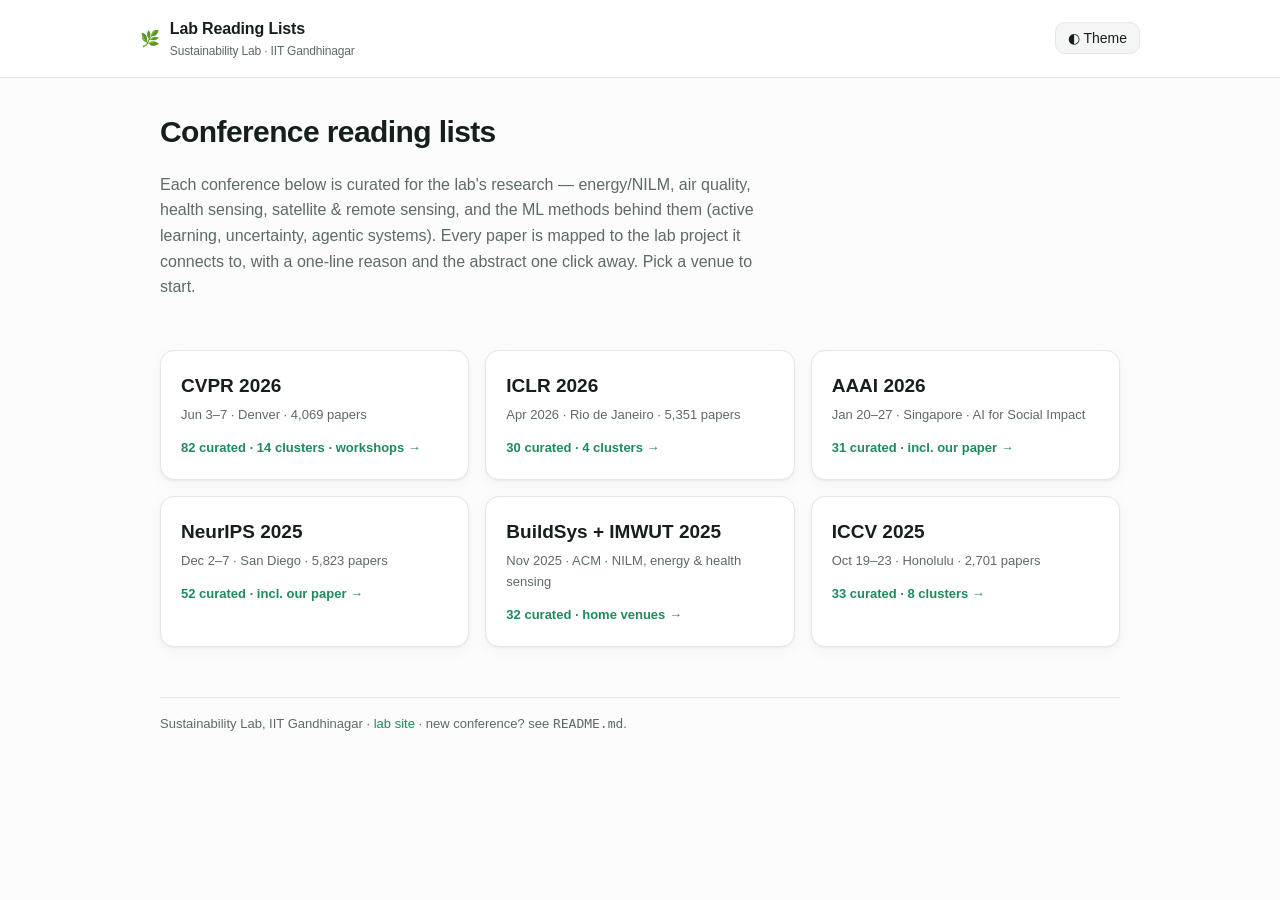
<file: index.html>
<!doctype html>
<html lang="en">
<head>
  <meta charset="utf-8">
  <meta name="viewport" content="width=device-width, initial-scale=1">
  <title>Conference Reading Lists — Sustainability Lab</title>
  <meta name="description" content="Curated conference paper reading lists for the Sustainability Lab, IIT Gandhinagar, mapped to lab projects.">
  <link rel="stylesheet" href="assets/style.css">
</head>
<body>
  <header class="site">
    <div class="wrap site-inner">
      <div class="brand"><span class="leaf">🌿</span><div>Lab Reading Lists<small>Sustainability Lab · IIT Gandhinagar</small></div></div>
      <button class="toolbtn" data-theme-toggle aria-label="Toggle theme">◐ Theme</button>
    </div>
  </header>
  <main>
    <div class="wrap">
      <section class="hero">
        <h1>Conference reading lists</h1>
        <p class="lead">Each conference below is curated for the lab's research — energy/NILM, air quality,
          health sensing, satellite &amp; remote sensing, and the ML methods behind them (active learning,
          uncertainty, agentic systems). Every paper is mapped to the lab project it connects to, with a
          one-line reason and the abstract one click away. Pick a venue to start.</p>
      </section>
      <div id="venues"></div>
      <footer class="site">
        Sustainability Lab, IIT Gandhinagar ·
        <a href="https://sustainability-lab.github.io/">lab site</a> ·
        new conference? see <code>README.md</code>.
      </footer>
    </div>
  </main>
  <script src="venues.js"></script>
  <script src="assets/app.js"></script>
  <script>window.CRL.renderLanding();</script>
</body>
</html>
</file>
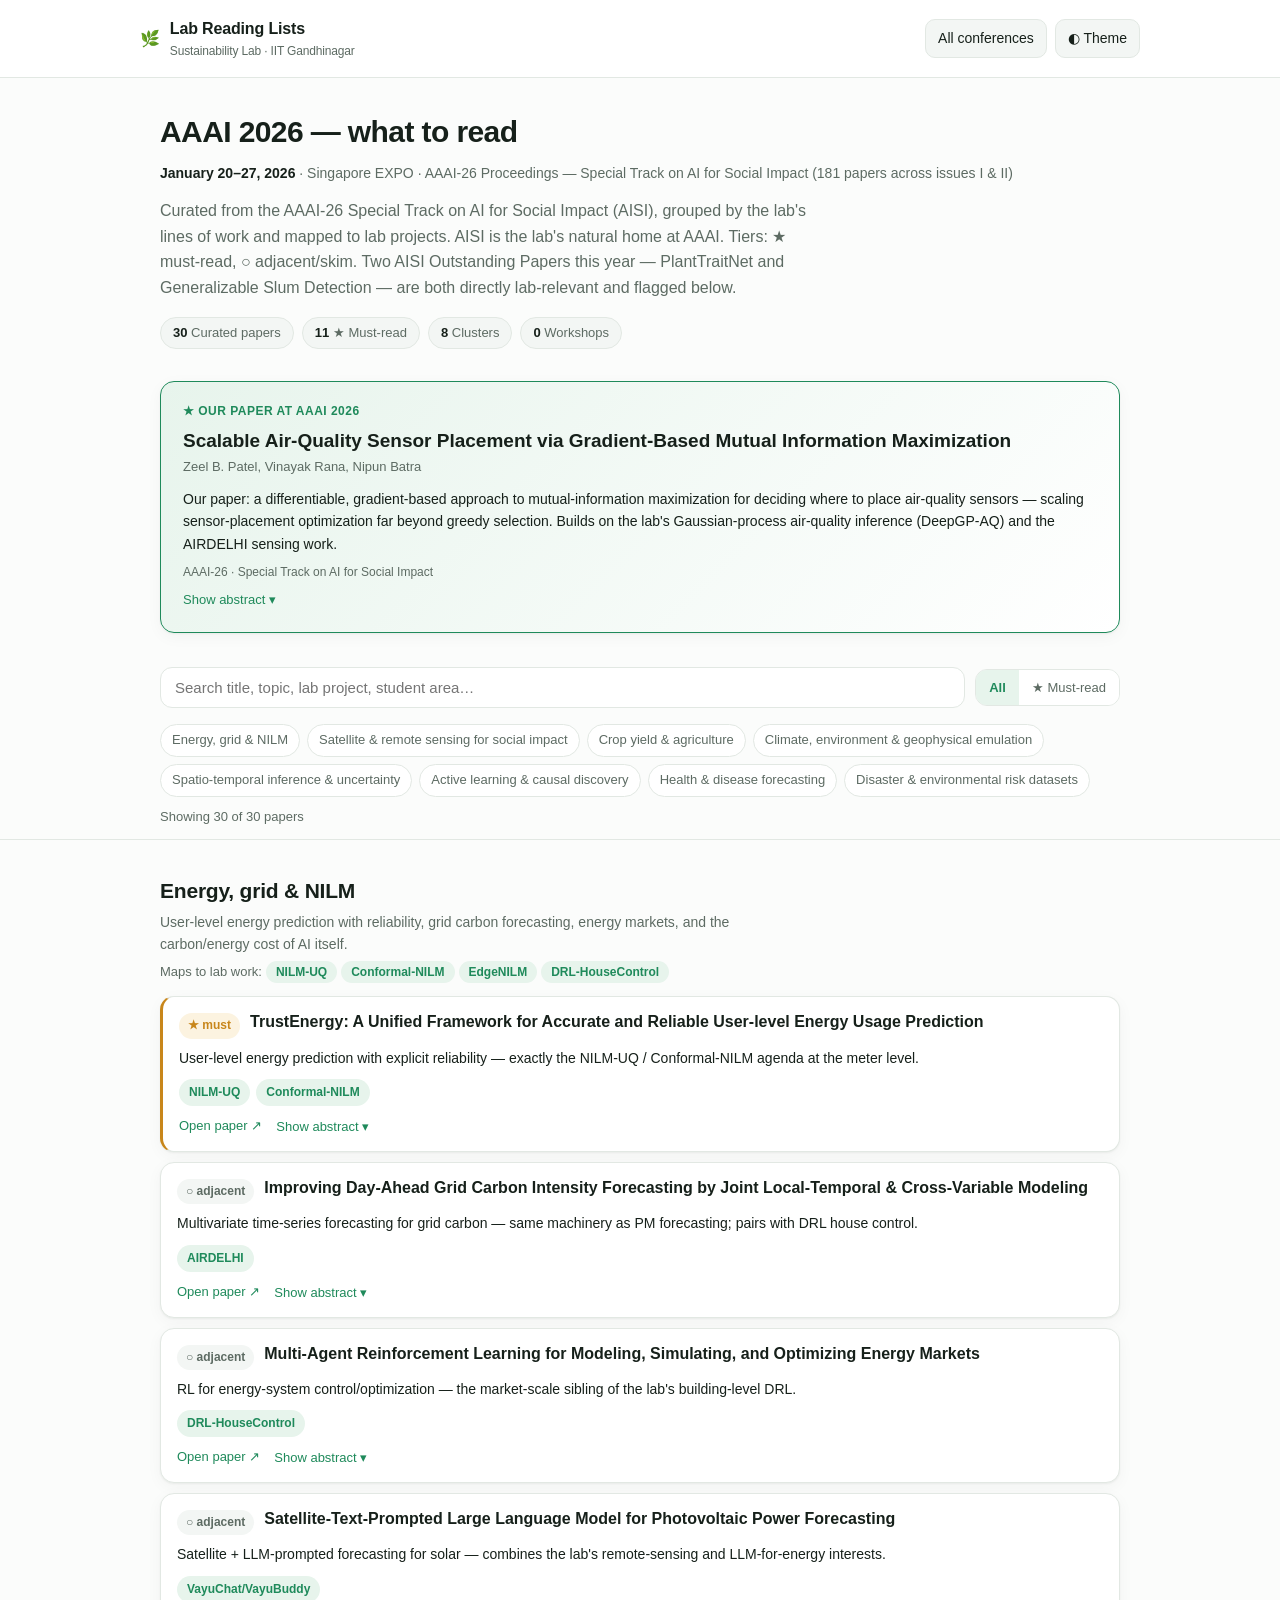
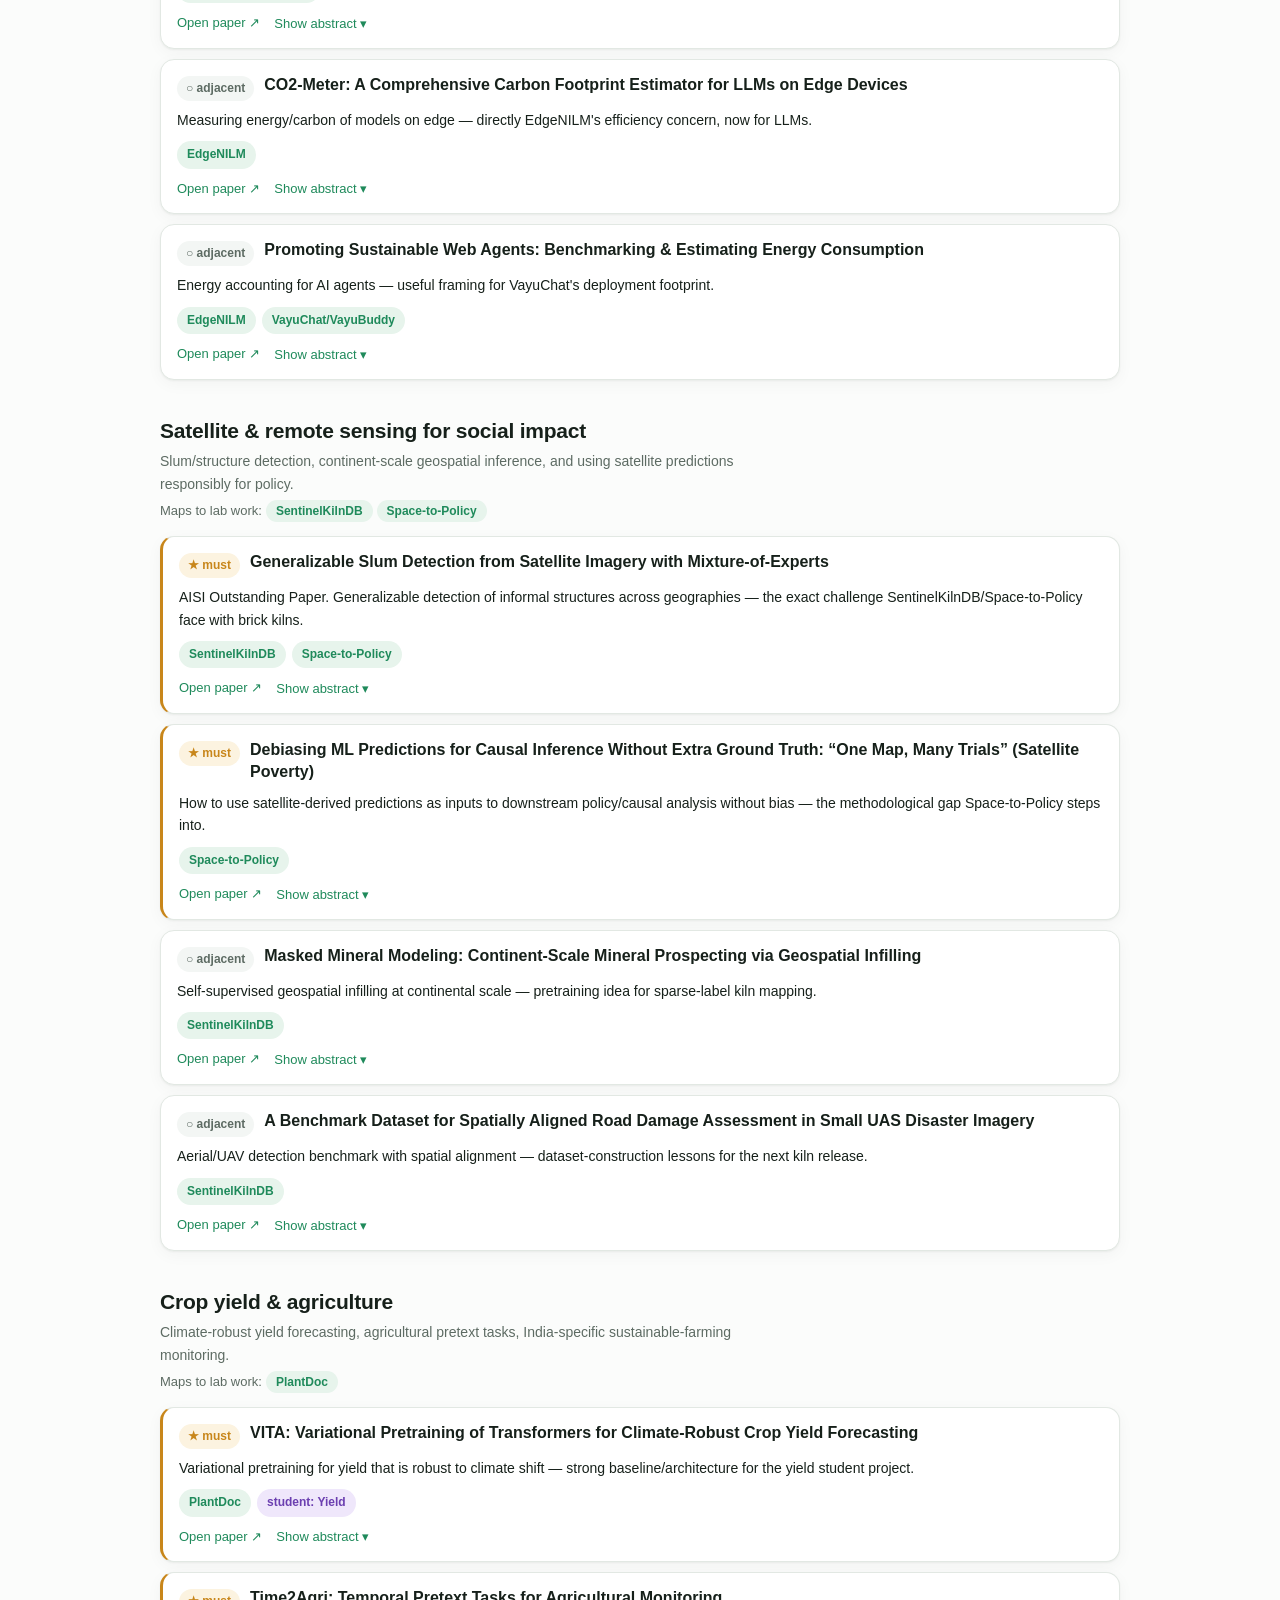
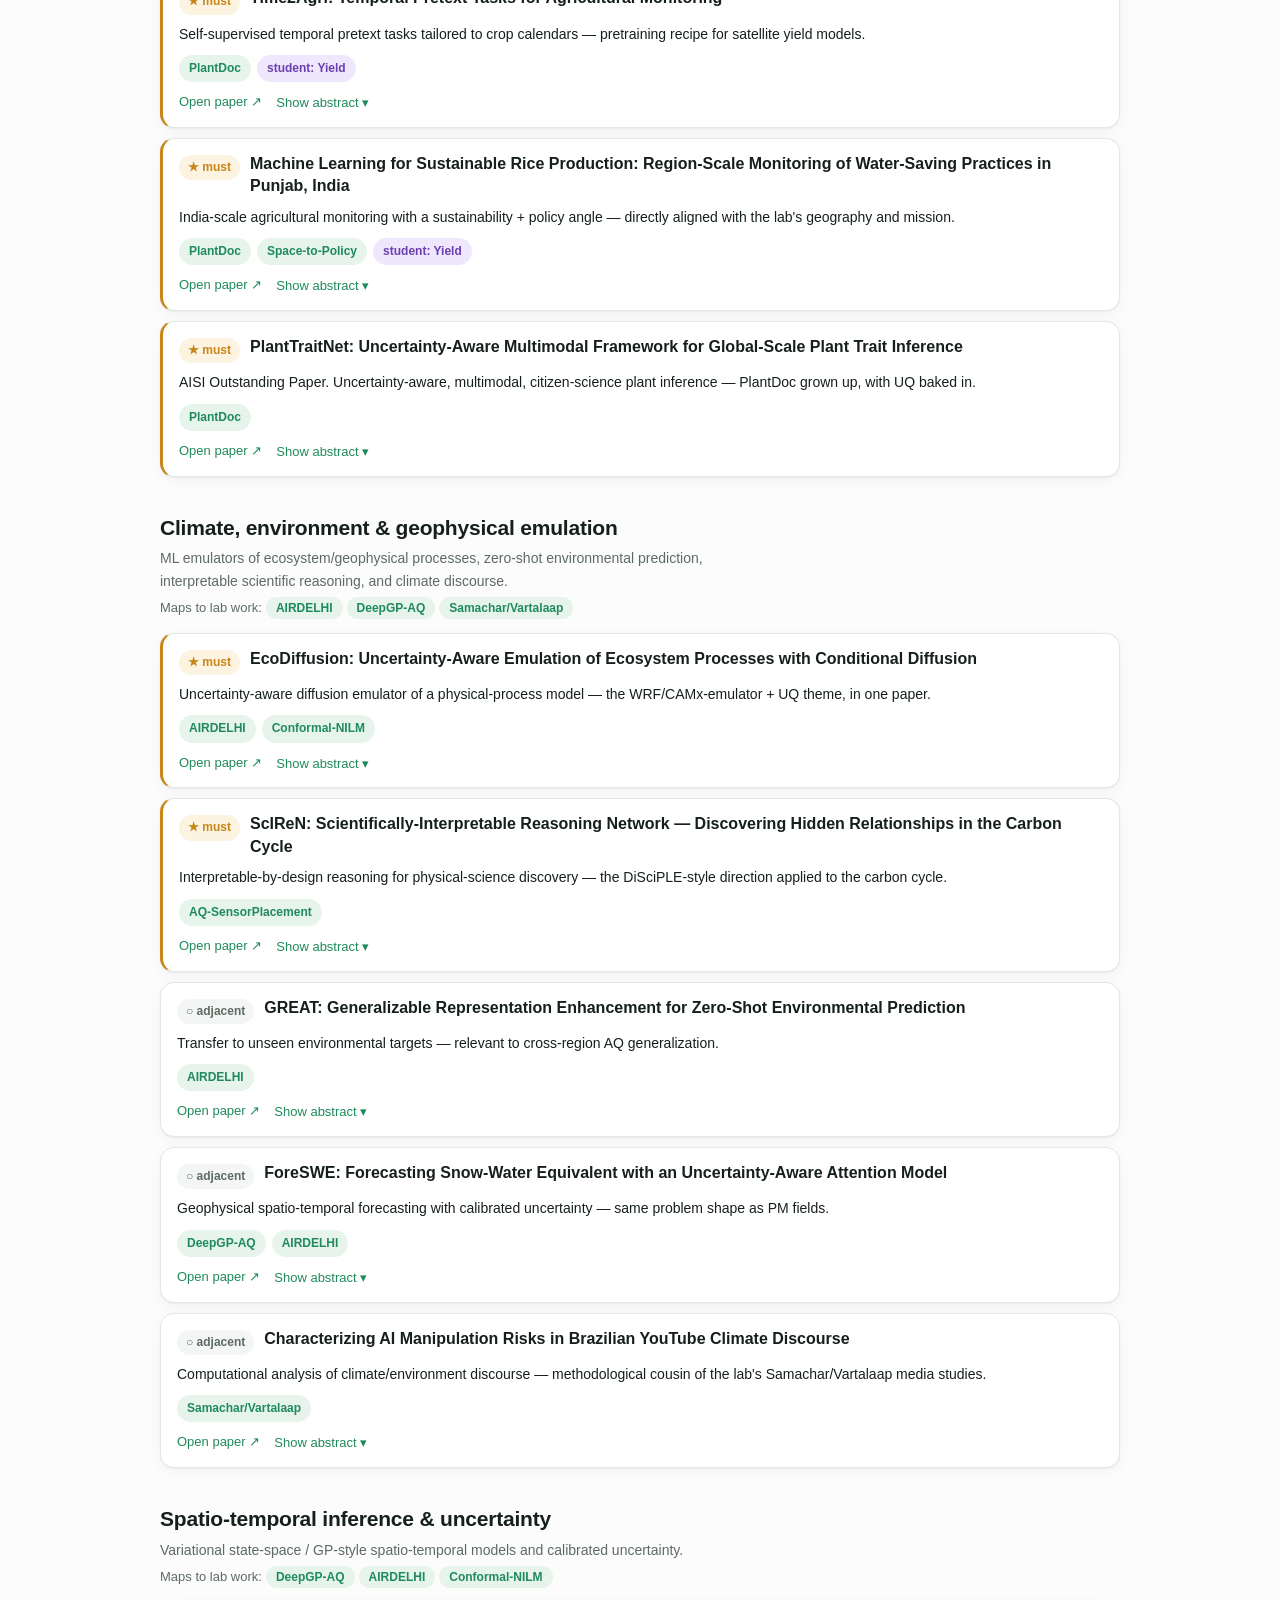
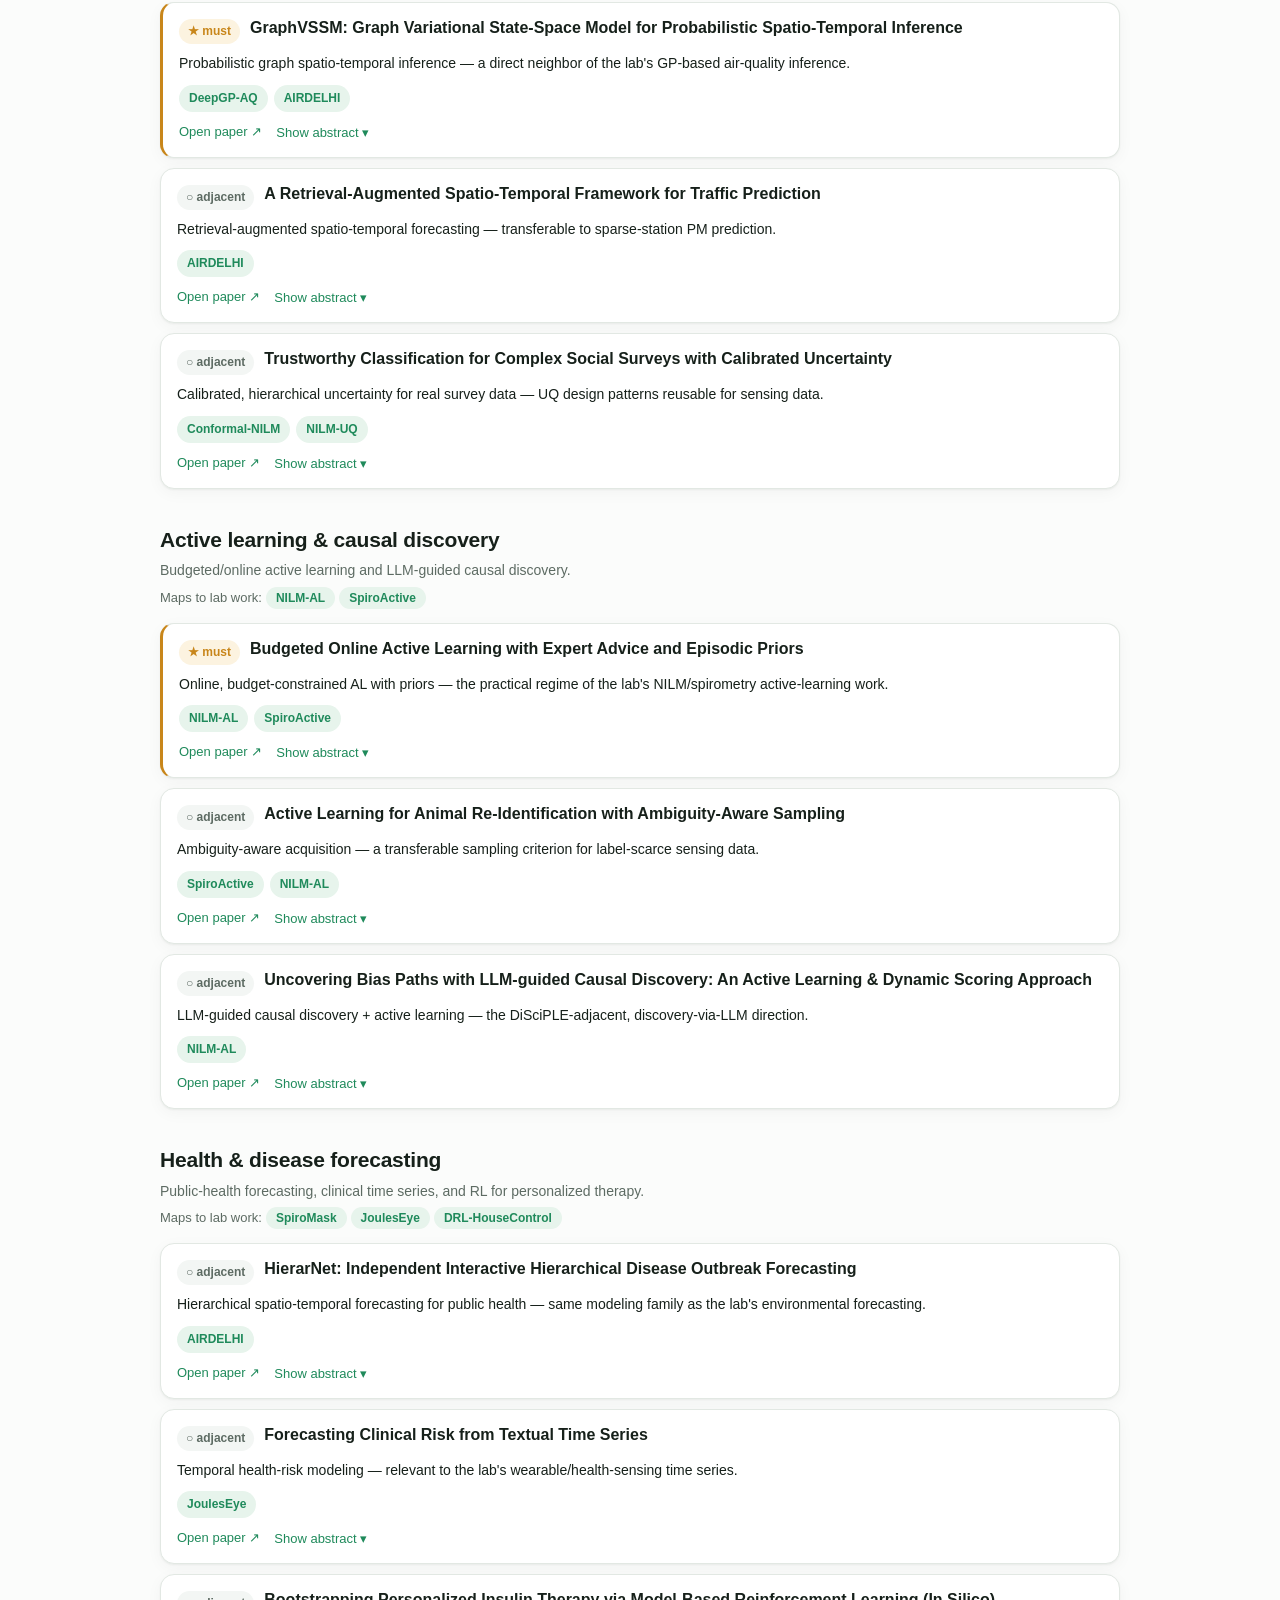
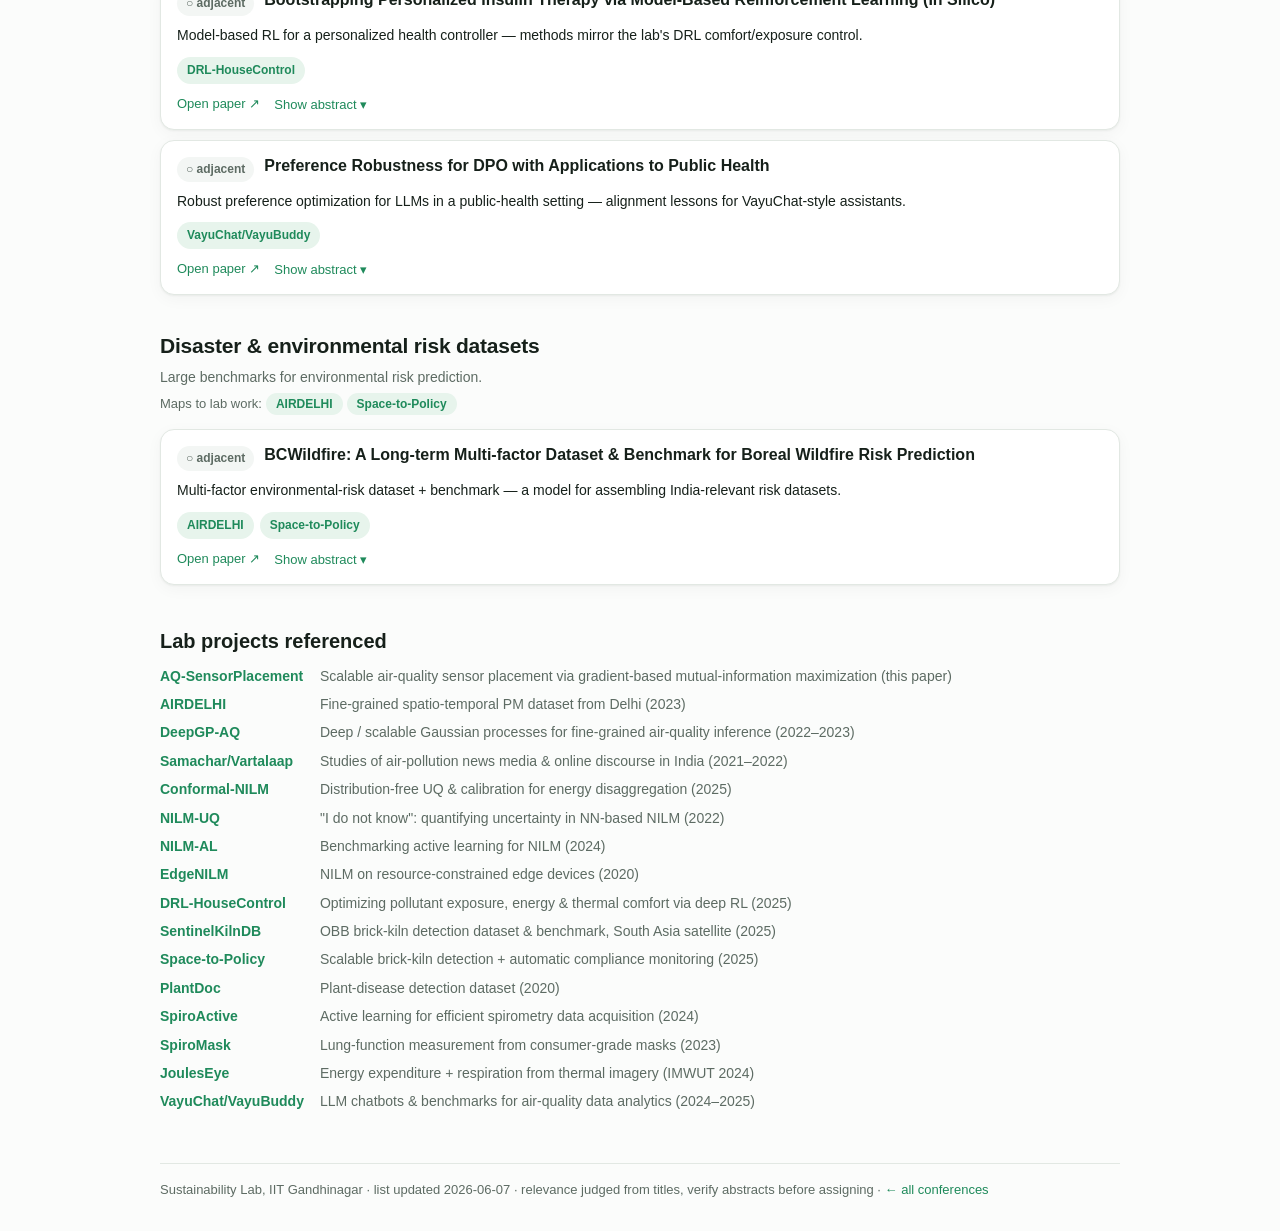
<file: aaai-2026/index.html>
<!doctype html>
<html lang="en">
<head>
  <meta charset="utf-8">
  <meta name="viewport" content="width=device-width, initial-scale=1">
  <title>AAAI 2026 — Lab Reading List</title>
  <meta name="description" content="AAAI 2026 (AI for Social Impact track) papers curated for the Sustainability Lab, IIT Gandhinagar.">
  <link rel="stylesheet" href="../assets/style.css">
</head>
<body>
  <header class="site">
    <div class="wrap site-inner">
      <div class="brand"><span class="leaf">🌿</span><div>Lab Reading Lists<small>Sustainability Lab · IIT Gandhinagar</small></div></div>
      <div style="display:flex;gap:8px">
        <a class="toolbtn" href="../index.html">All conferences</a>
        <button class="toolbtn" data-theme-toggle aria-label="Toggle theme">◐ Theme</button>
      </div>
    </div>
  </header>
  <main id="app"></main>
  <script src="data.js"></script>
  <script src="abstracts.js"></script>
  <script src="../assets/app.js"></script>
  <script>window.CRL.renderVenue();</script>
</body>
</html>
</file>
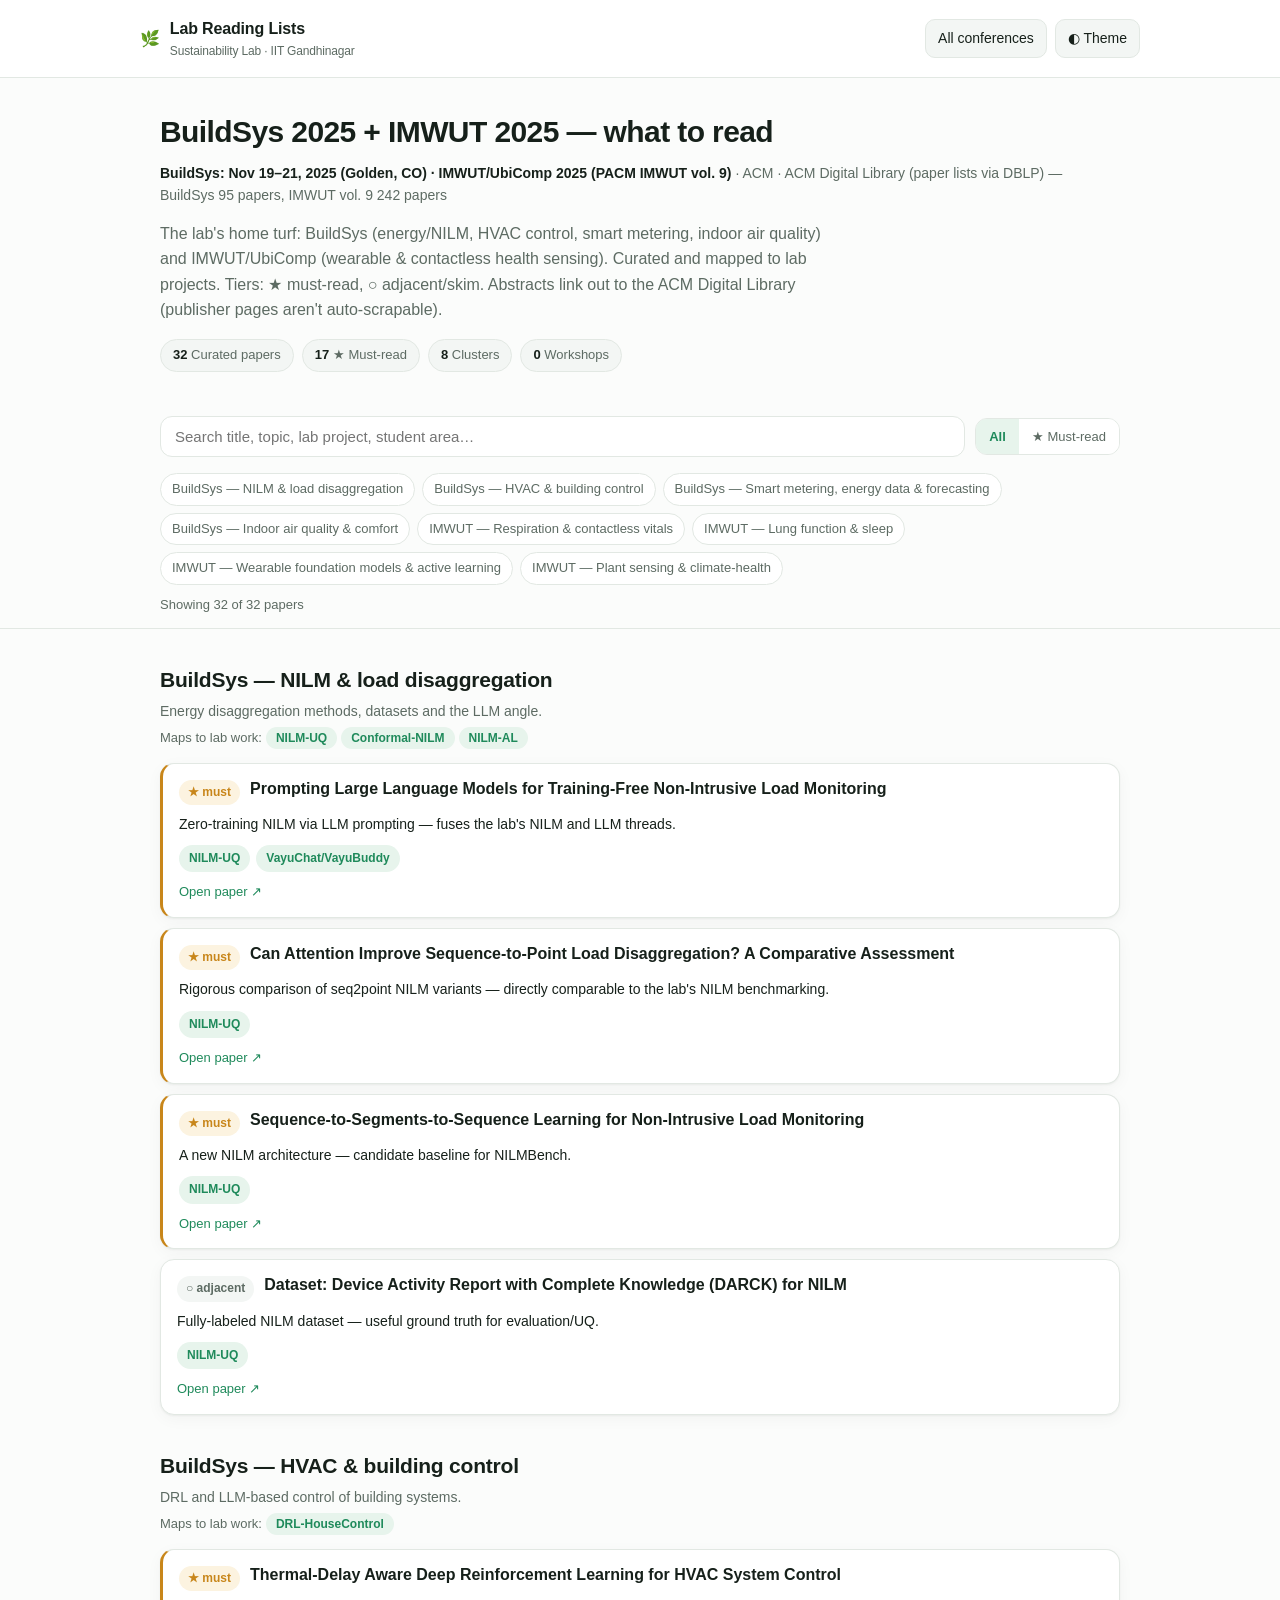
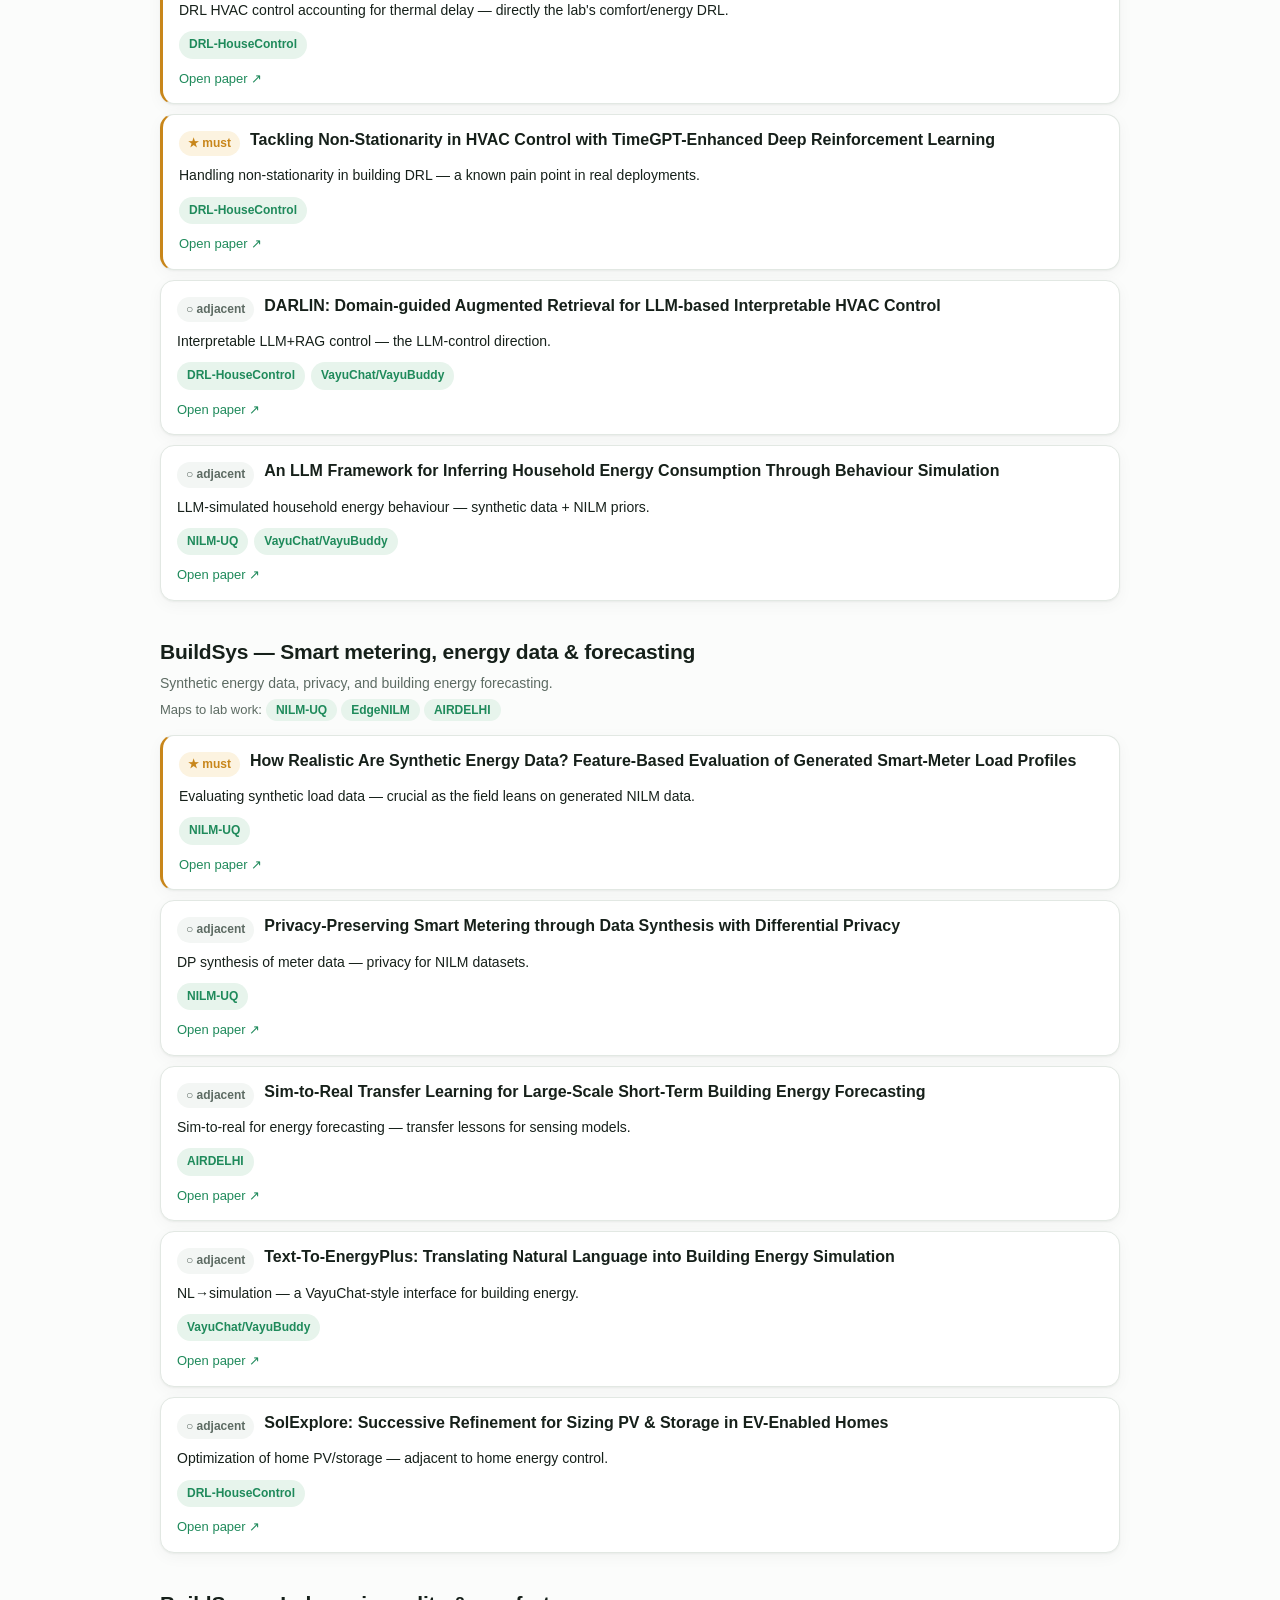
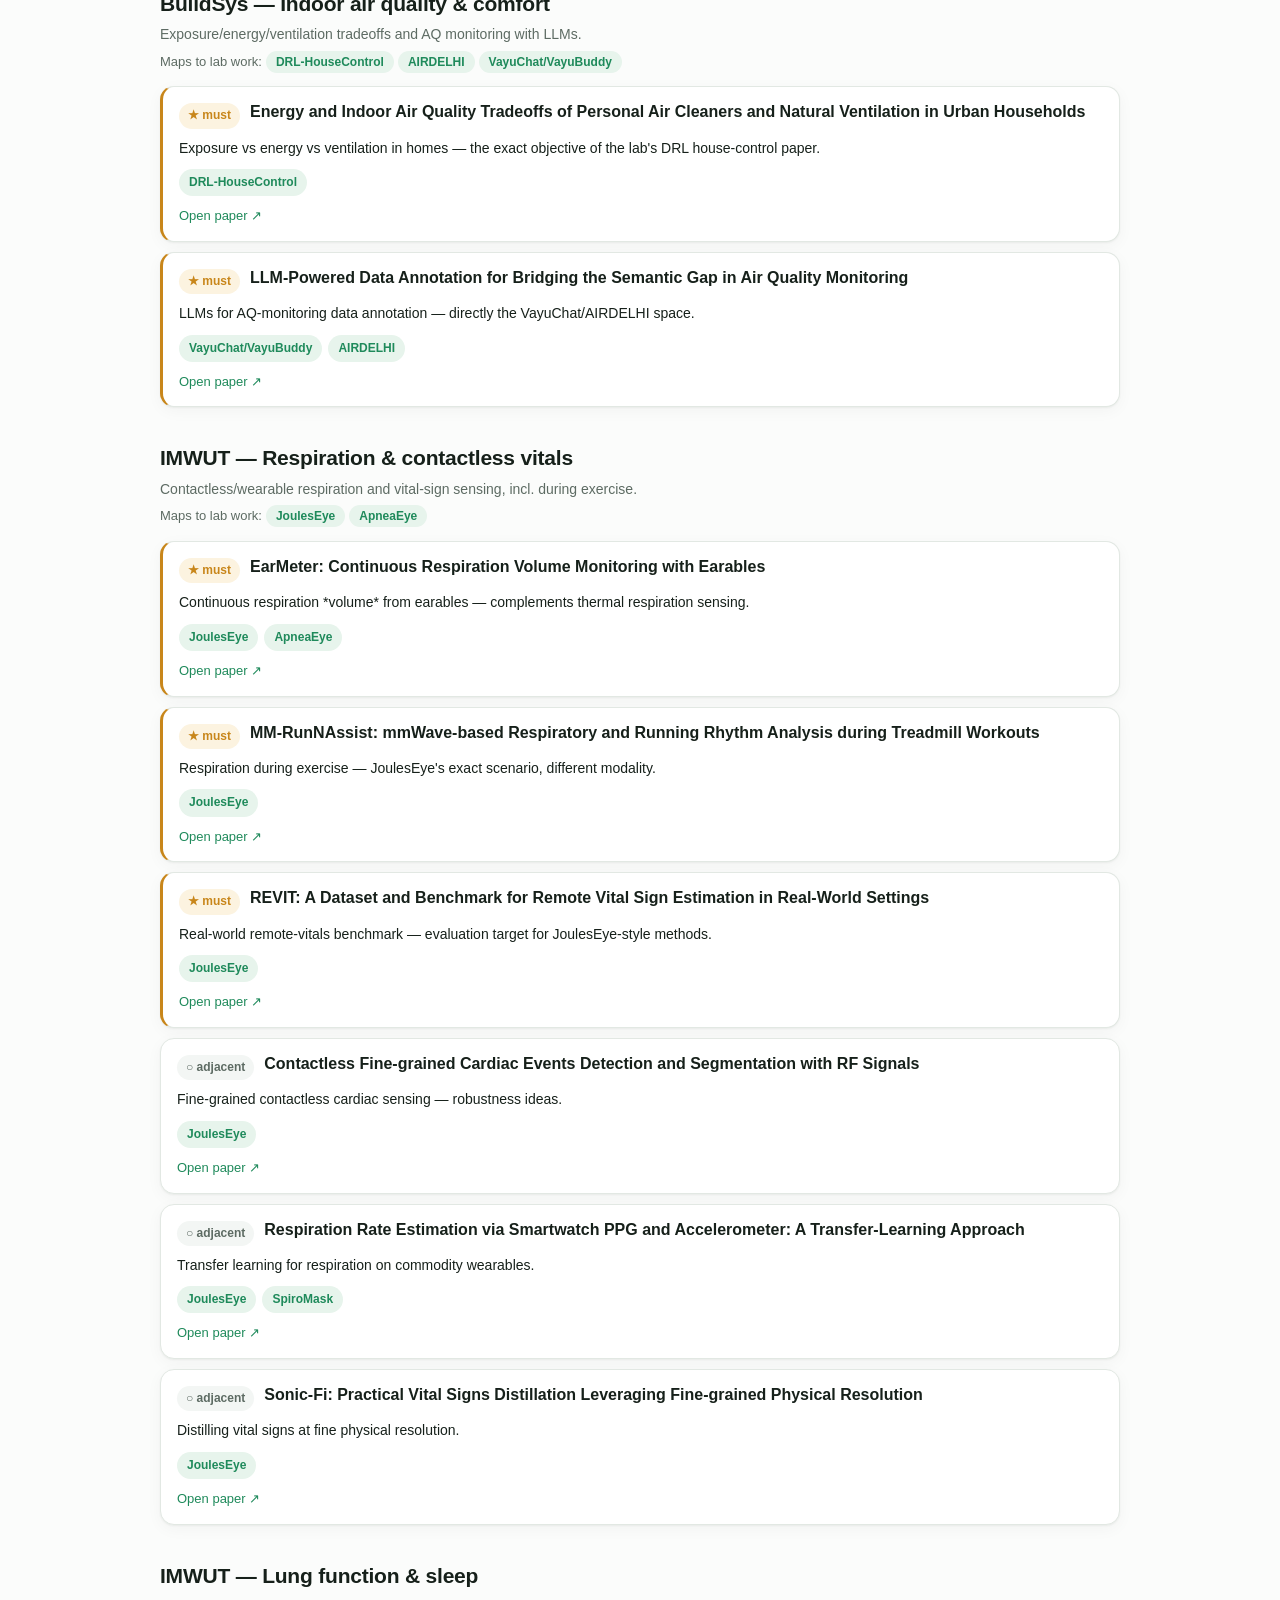
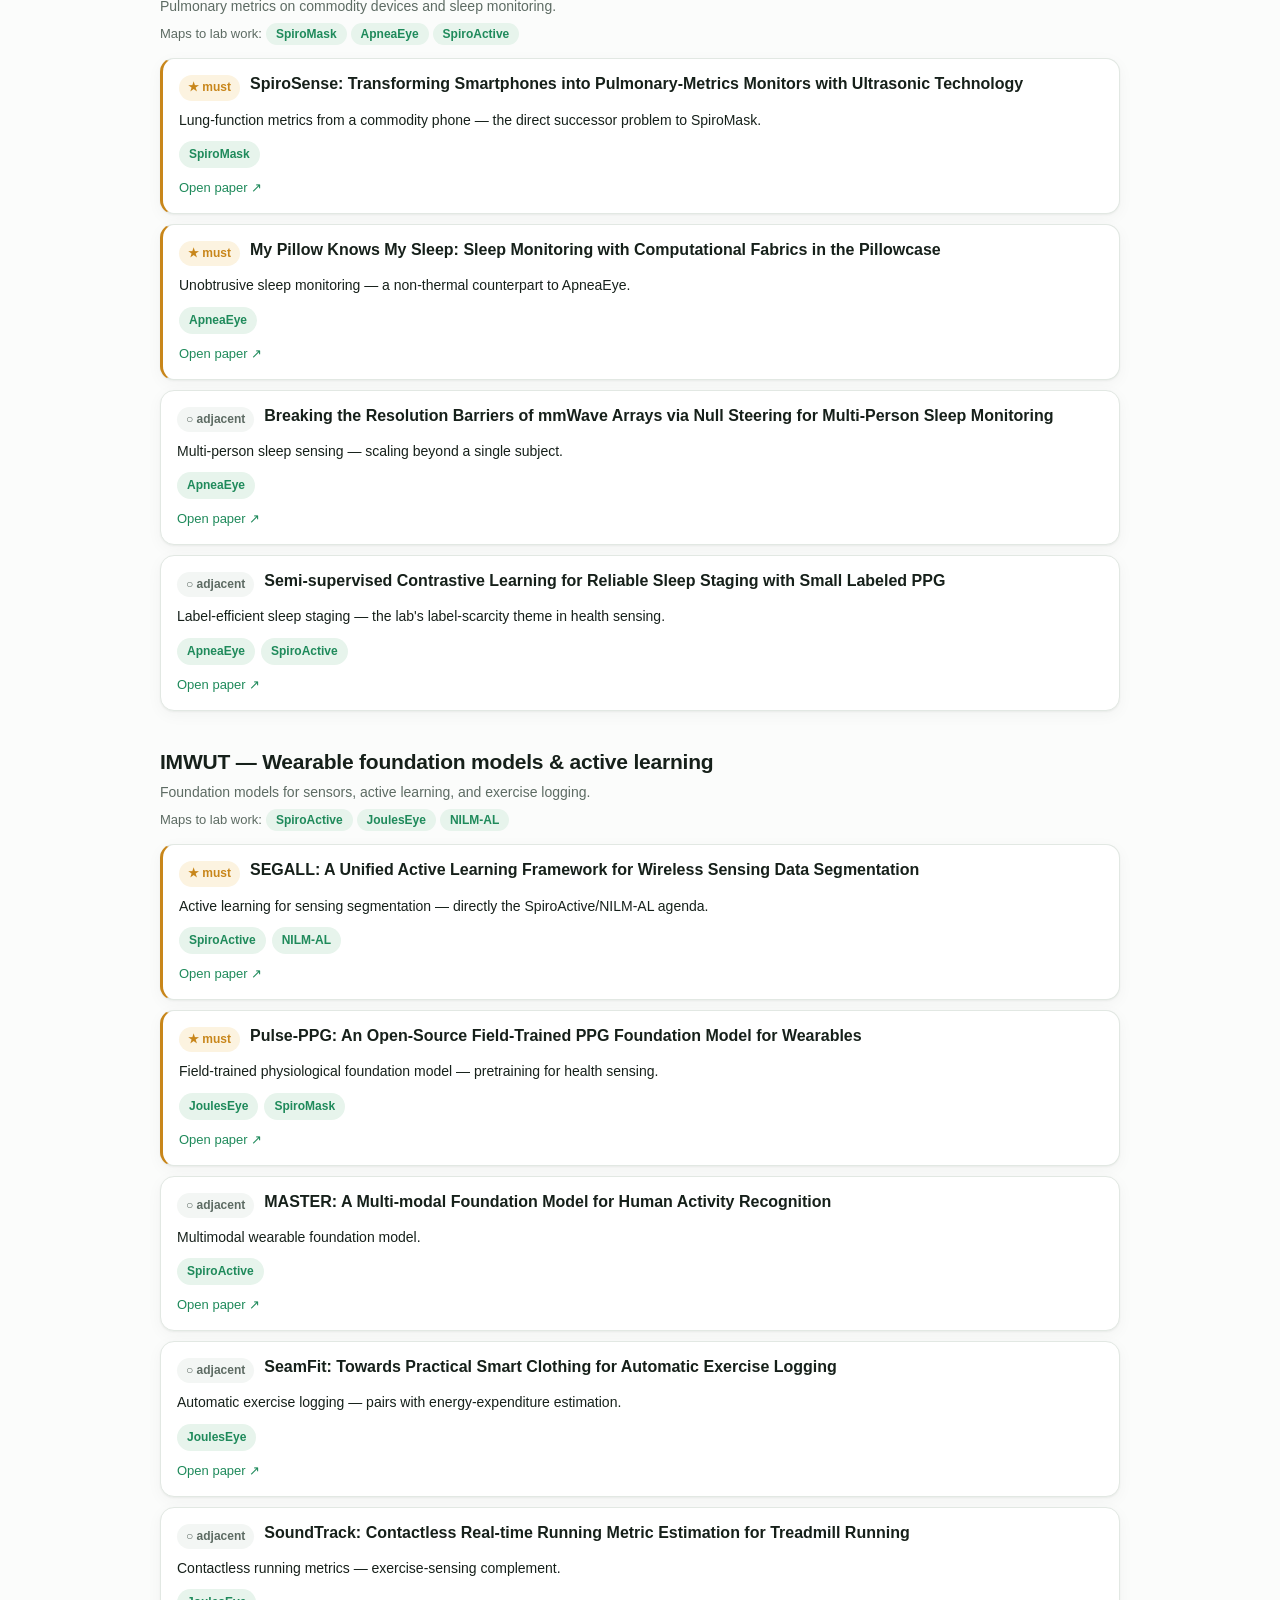
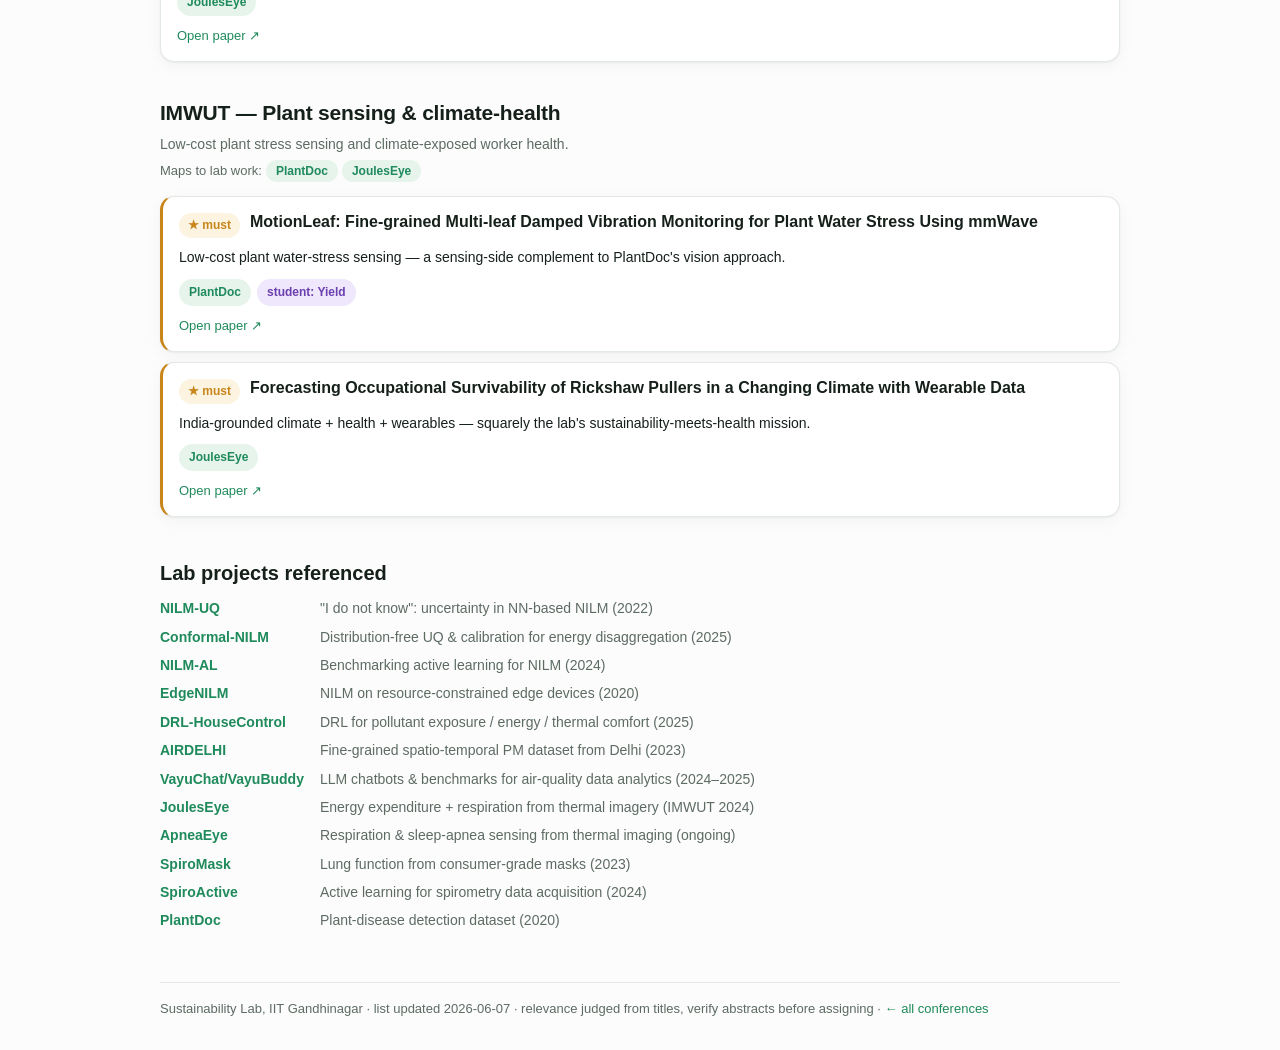
<file: buildsys-imwut-2025/index.html>
<!doctype html>
<html lang="en">
<head>
  <meta charset="utf-8">
  <meta name="viewport" content="width=device-width, initial-scale=1">
  <title>Lab Reading List</title>
  <link rel="stylesheet" href="../assets/style.css">
</head>
<body>
  <header class="site">
    <div class="wrap site-inner">
      <div class="brand"><span class="leaf">🌿</span><div>Lab Reading Lists<small>Sustainability Lab · IIT Gandhinagar</small></div></div>
      <div style="display:flex;gap:8px">
        <a class="toolbtn" href="../index.html">All conferences</a>
        <button class="toolbtn" data-theme-toggle aria-label="Toggle theme">◐ Theme</button>
      </div>
    </div>
  </header>
  <main id="app"></main>
  <script src="data.js"></script>
  <script src="abstracts.js"></script>
  <script src="../assets/app.js"></script>
  <script>window.CRL.renderVenue();</script>
</body>
</html>
</file>
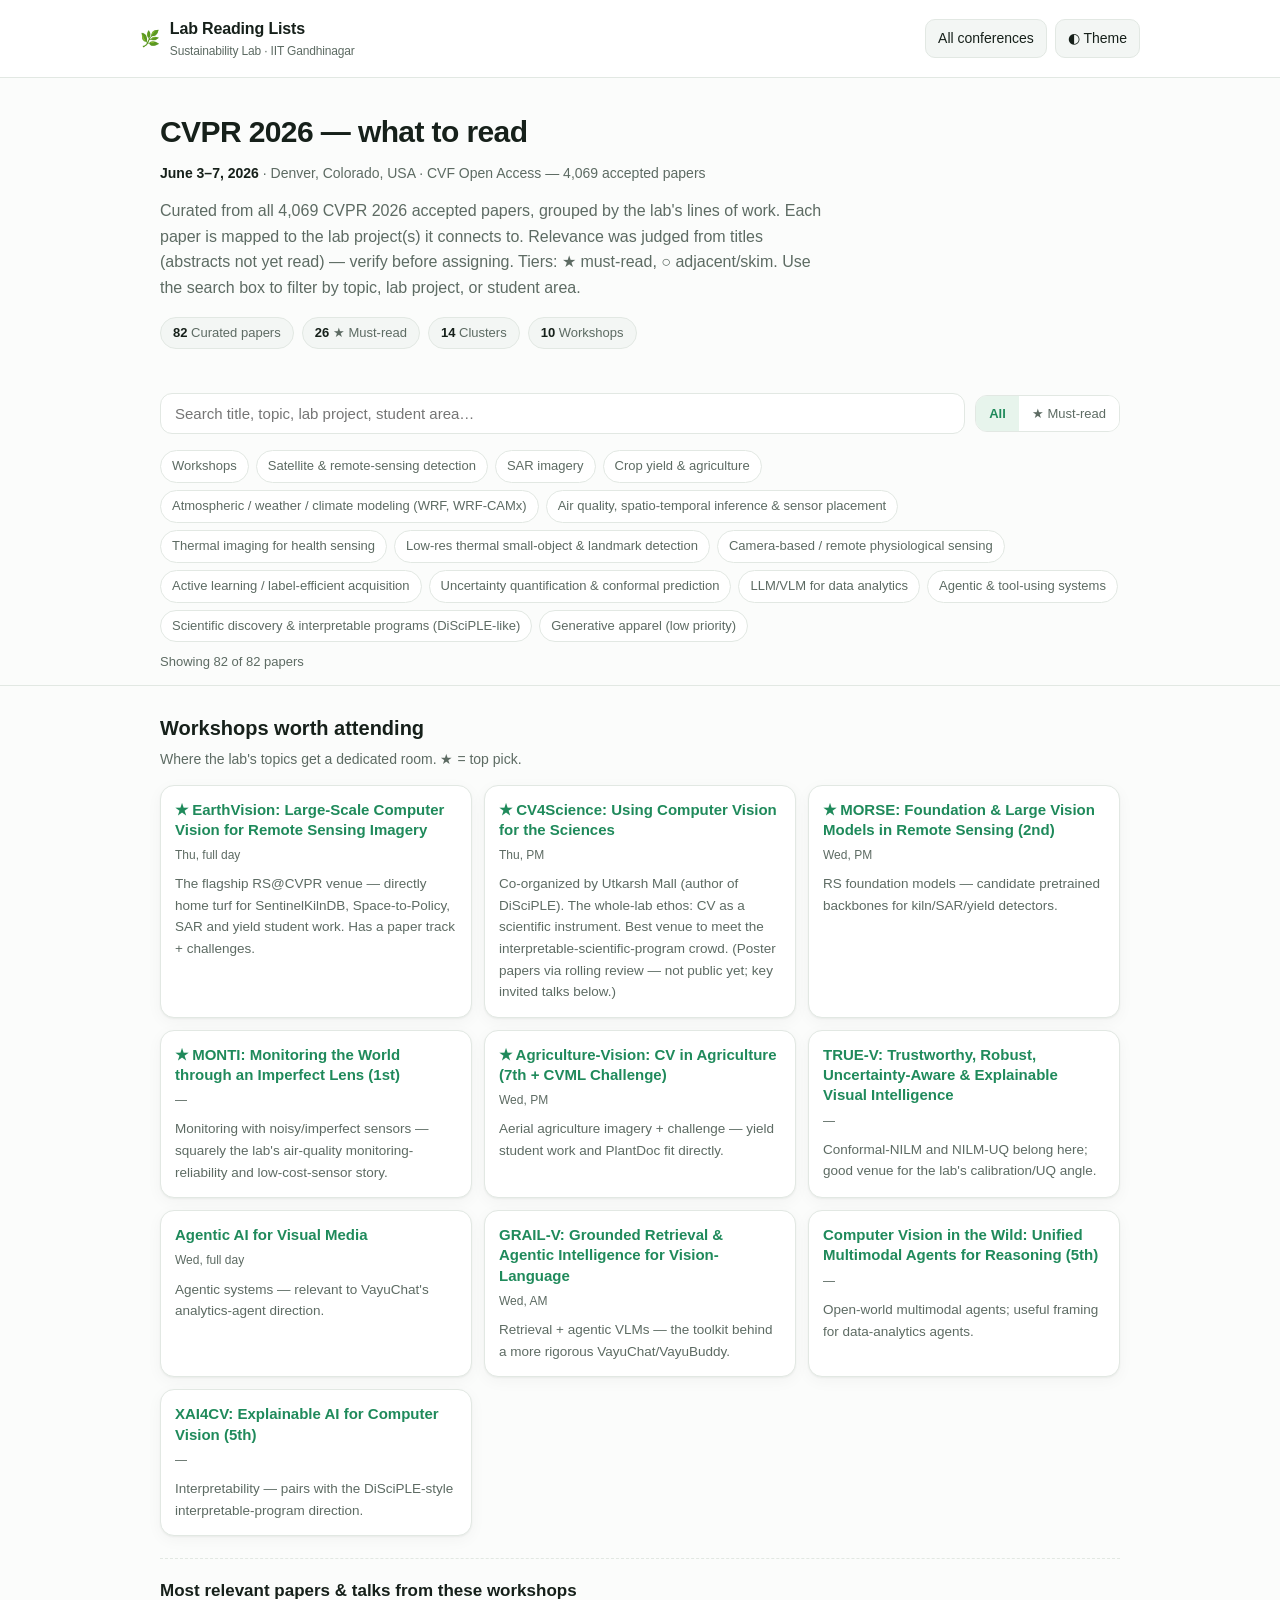
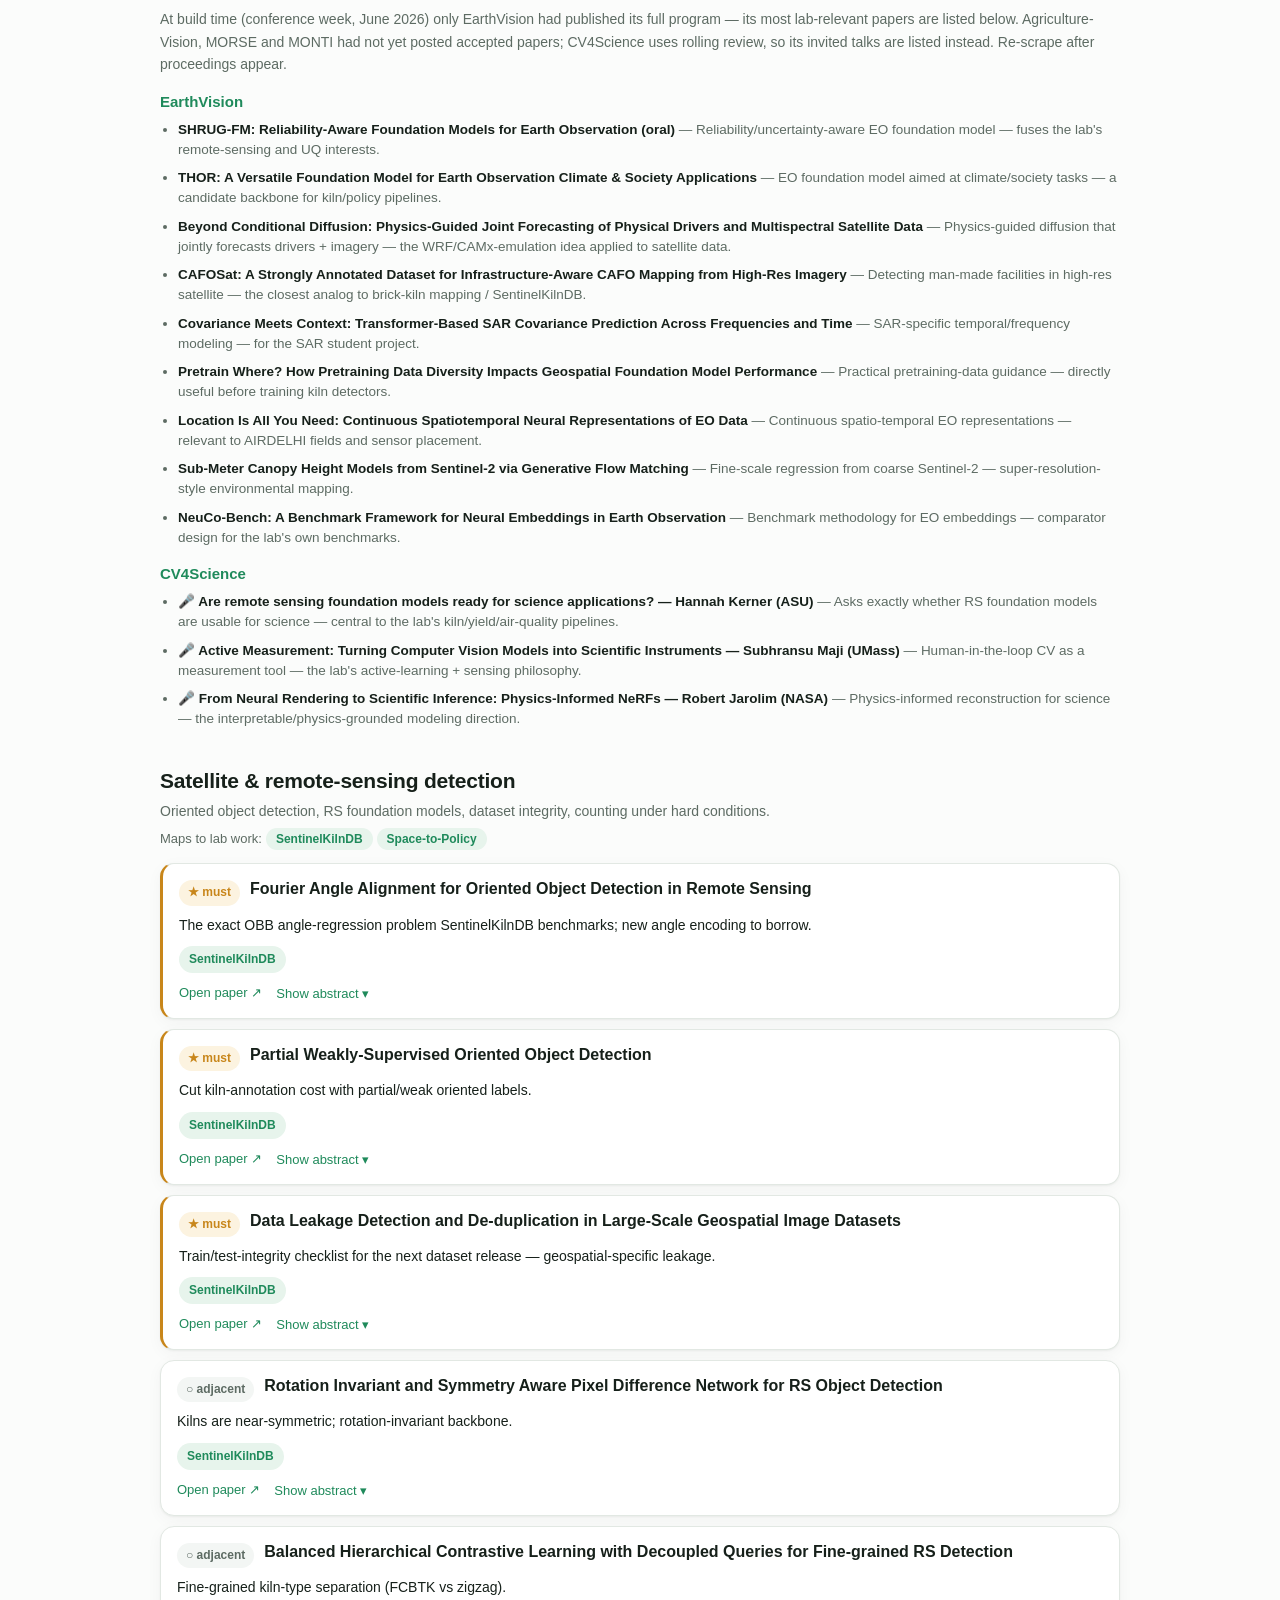
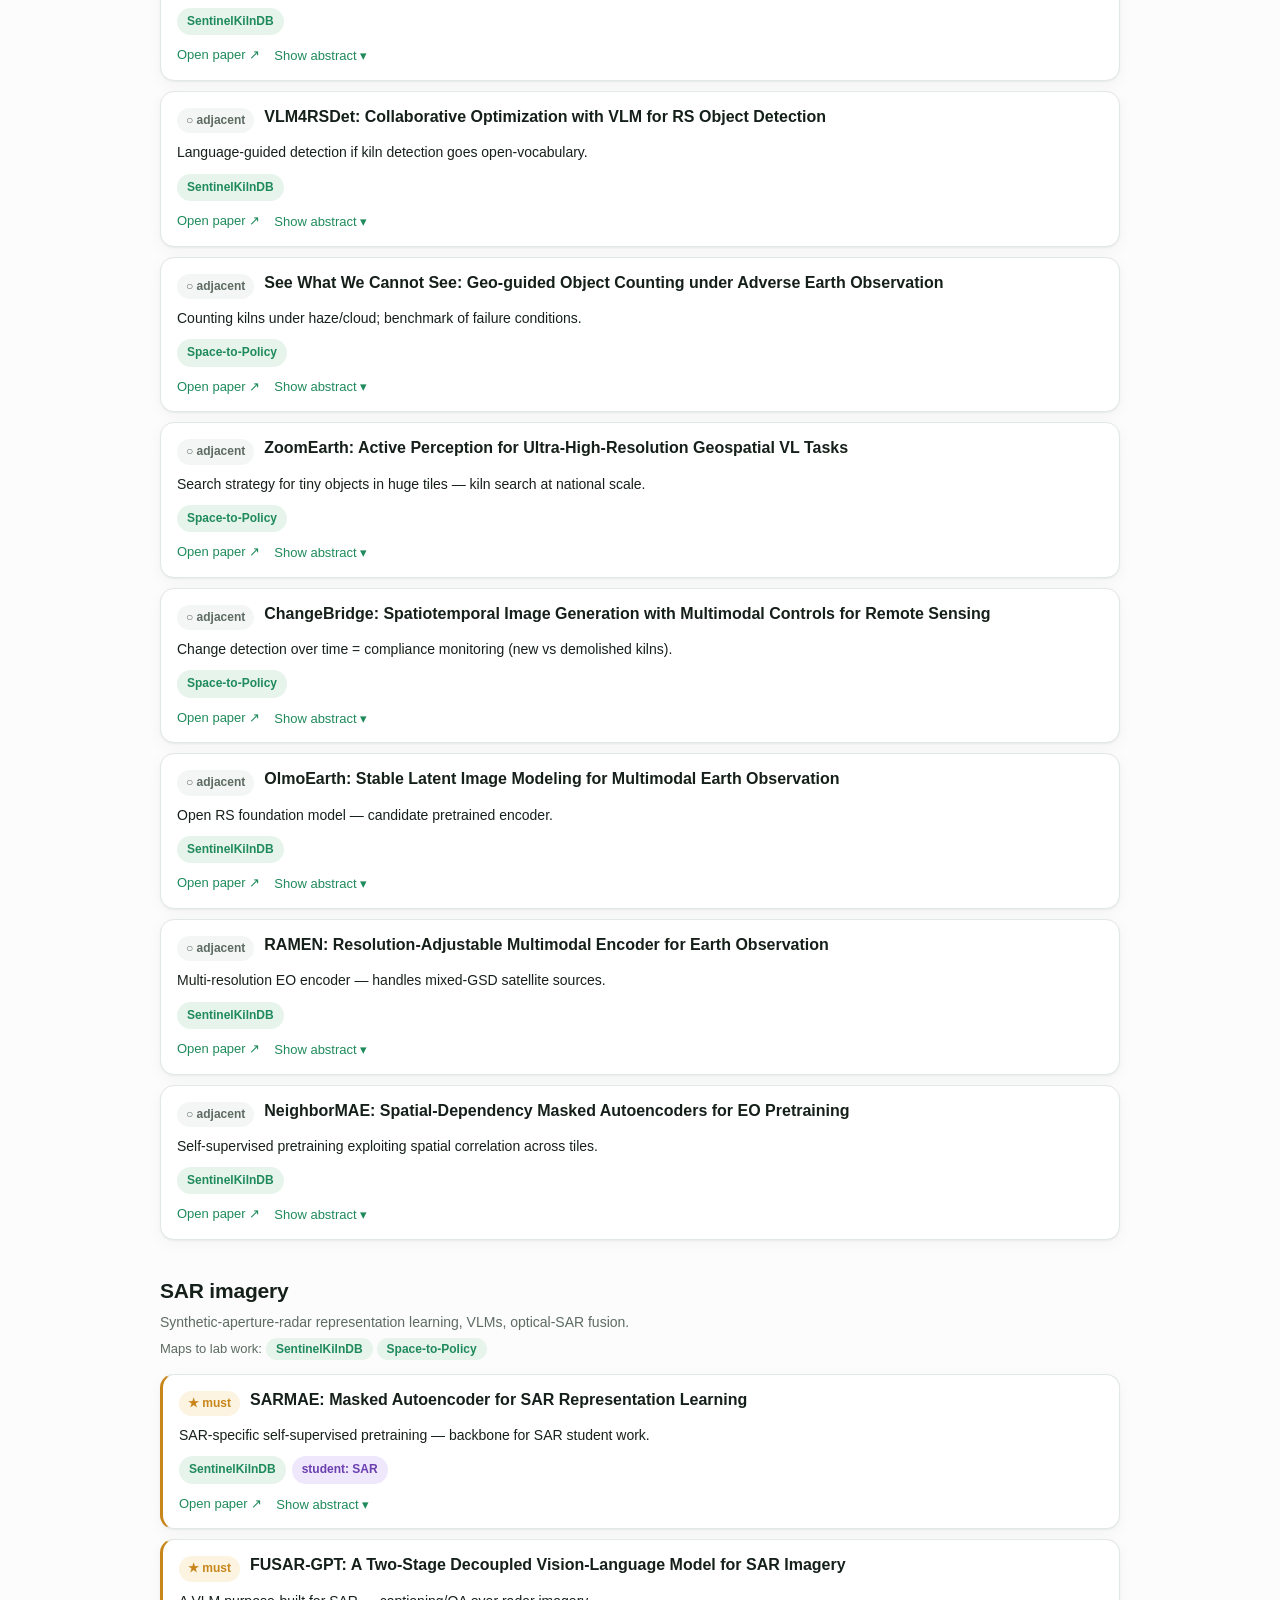
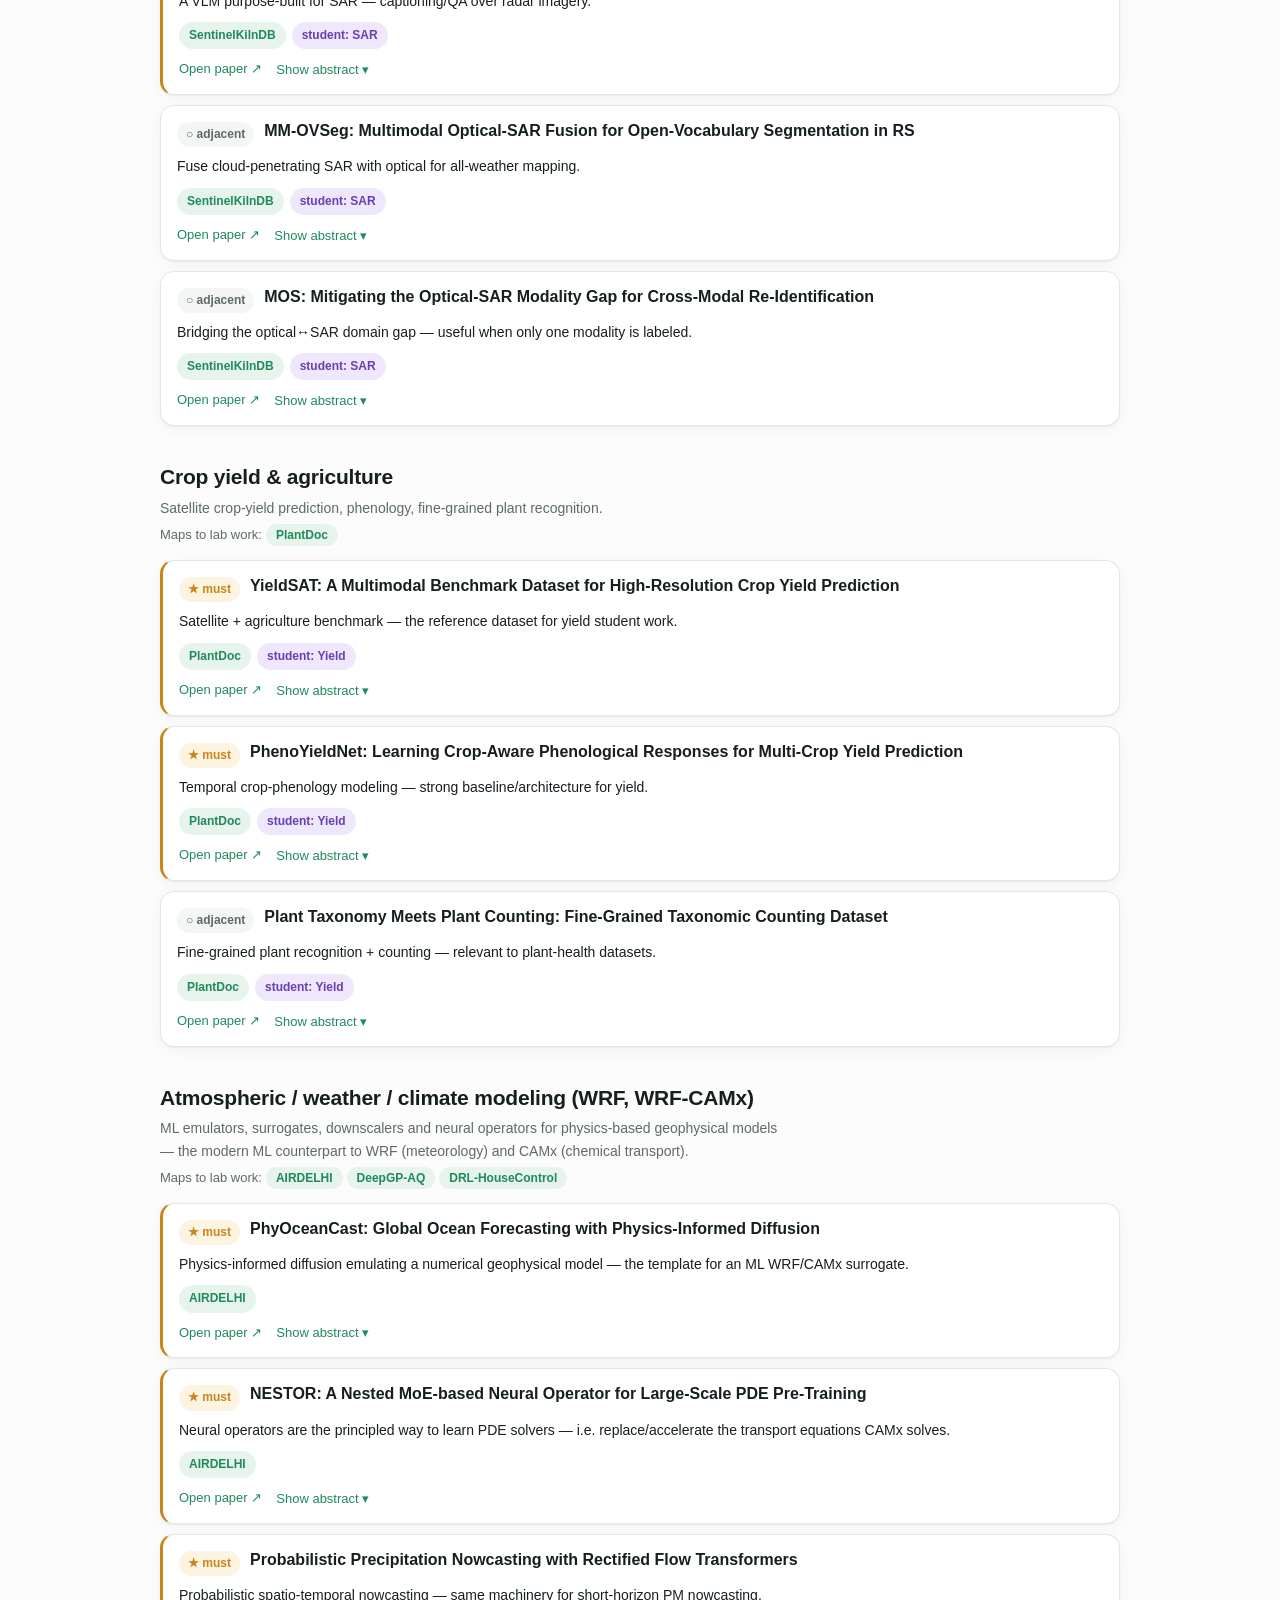
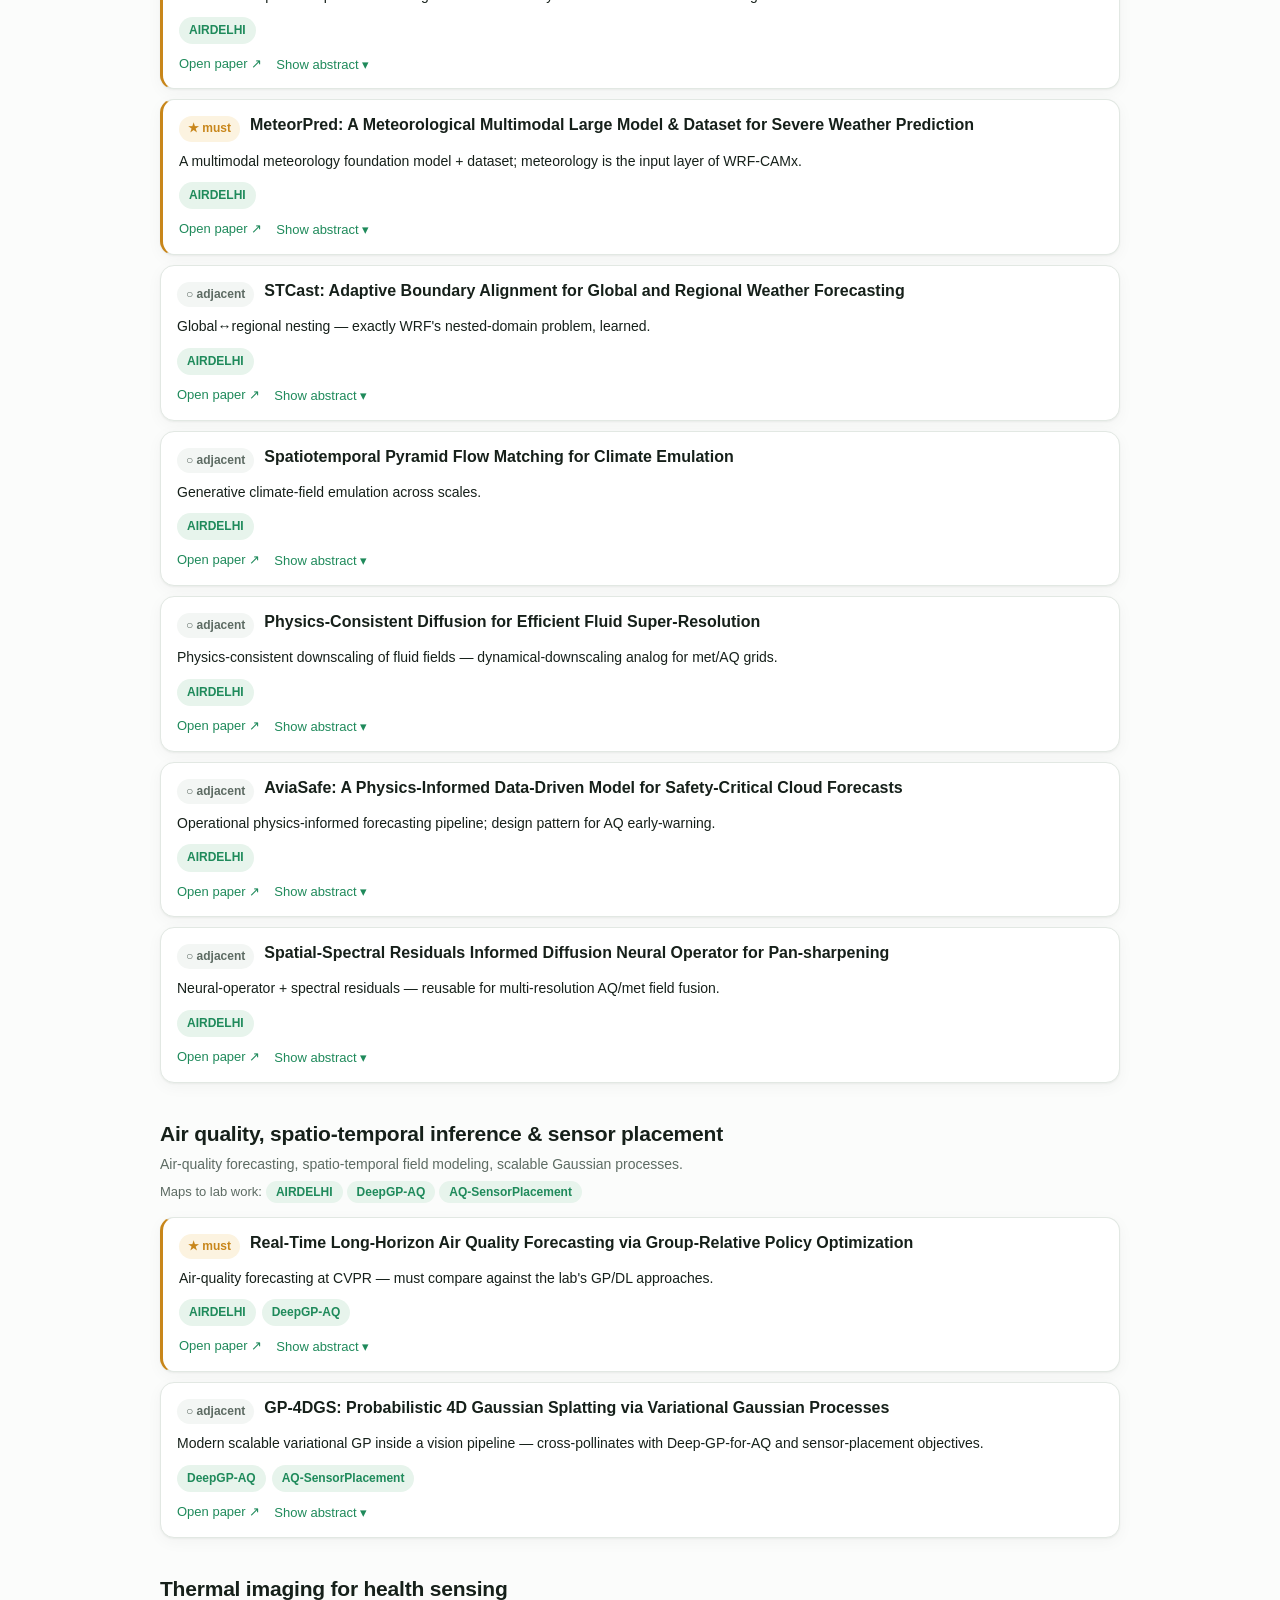
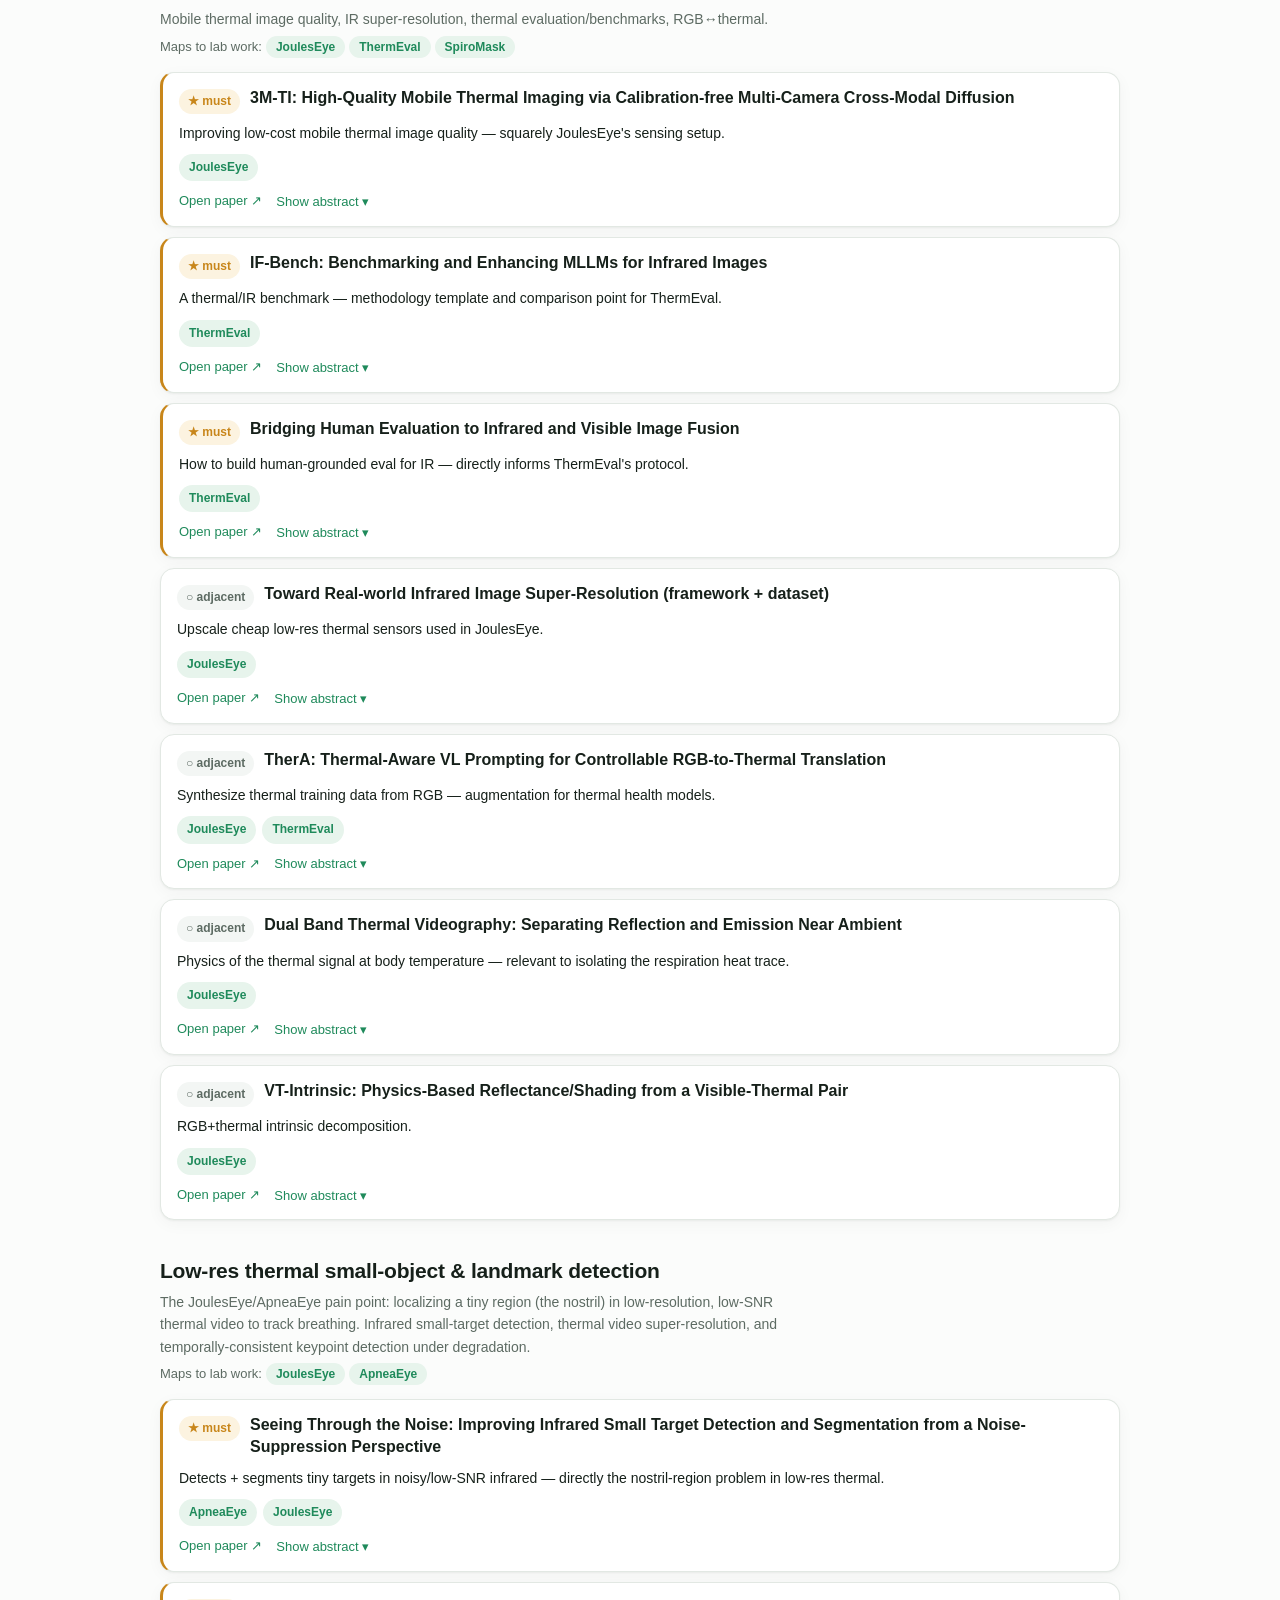
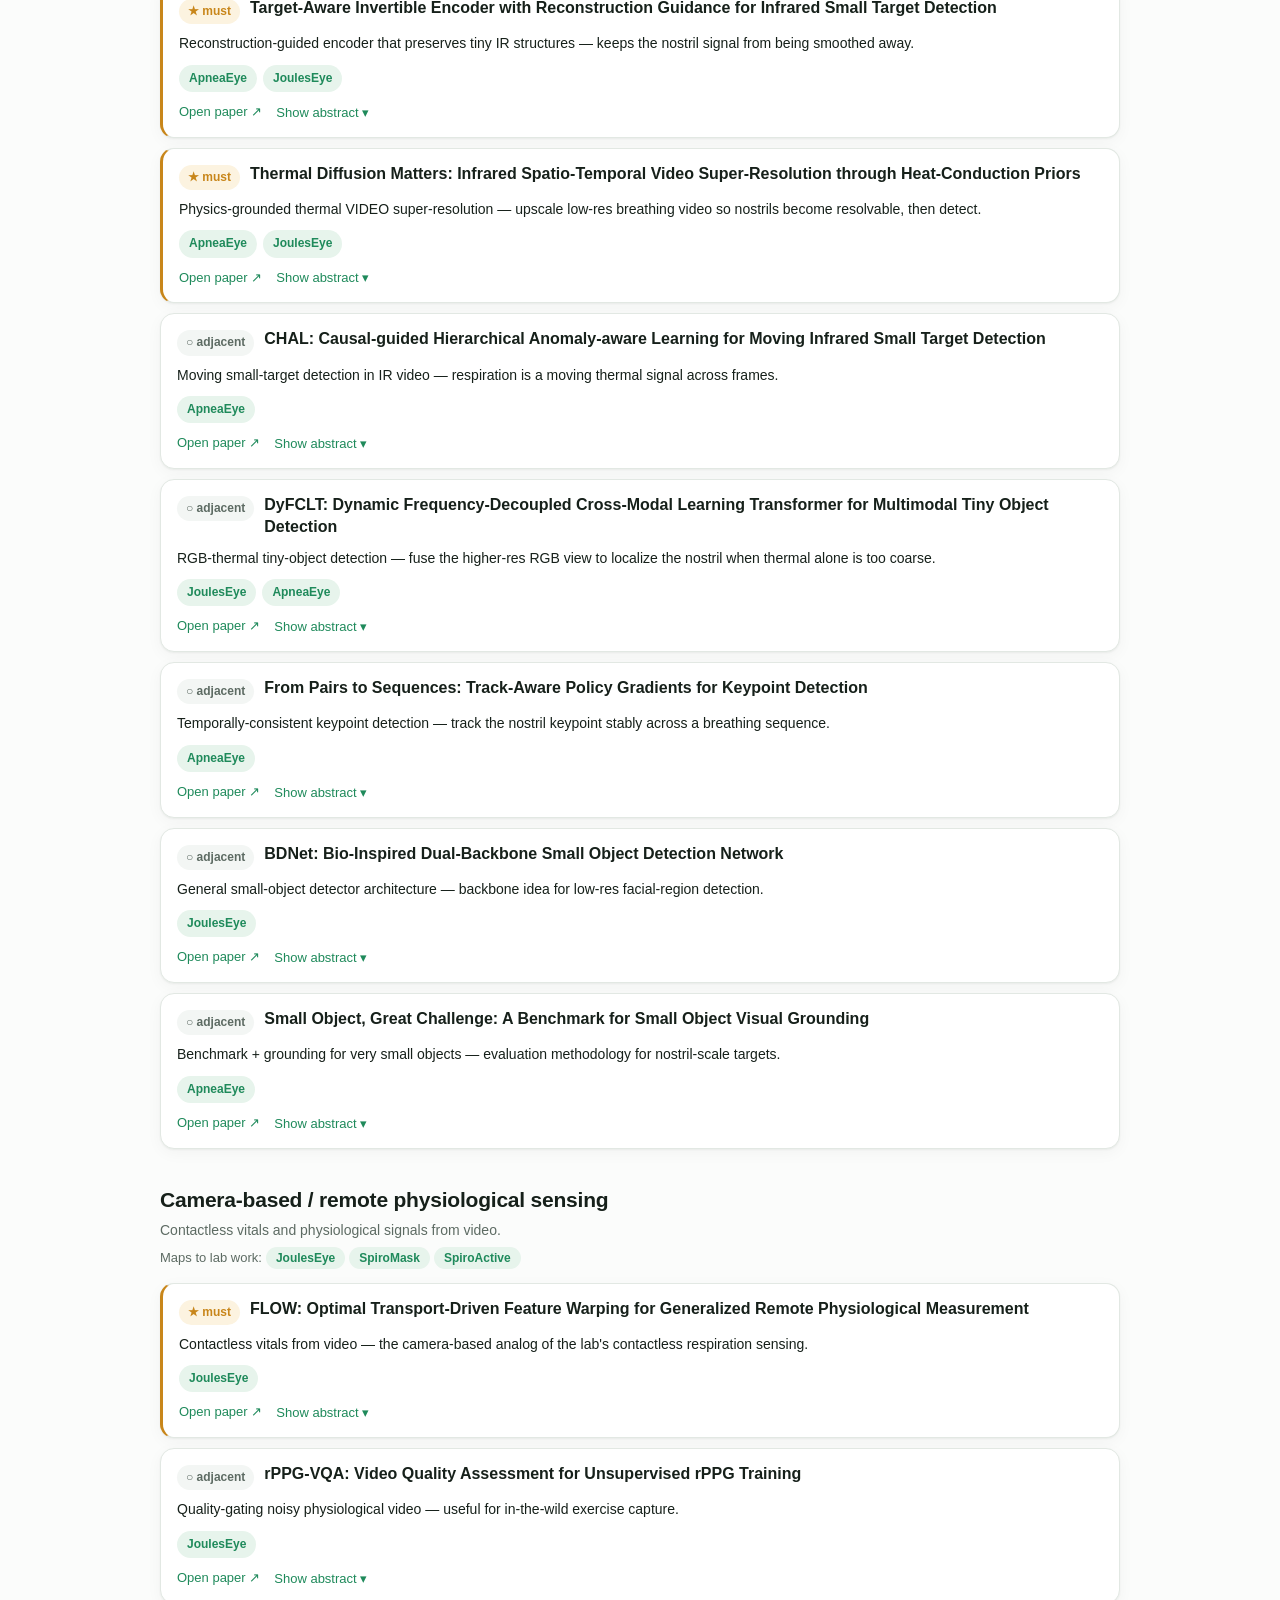
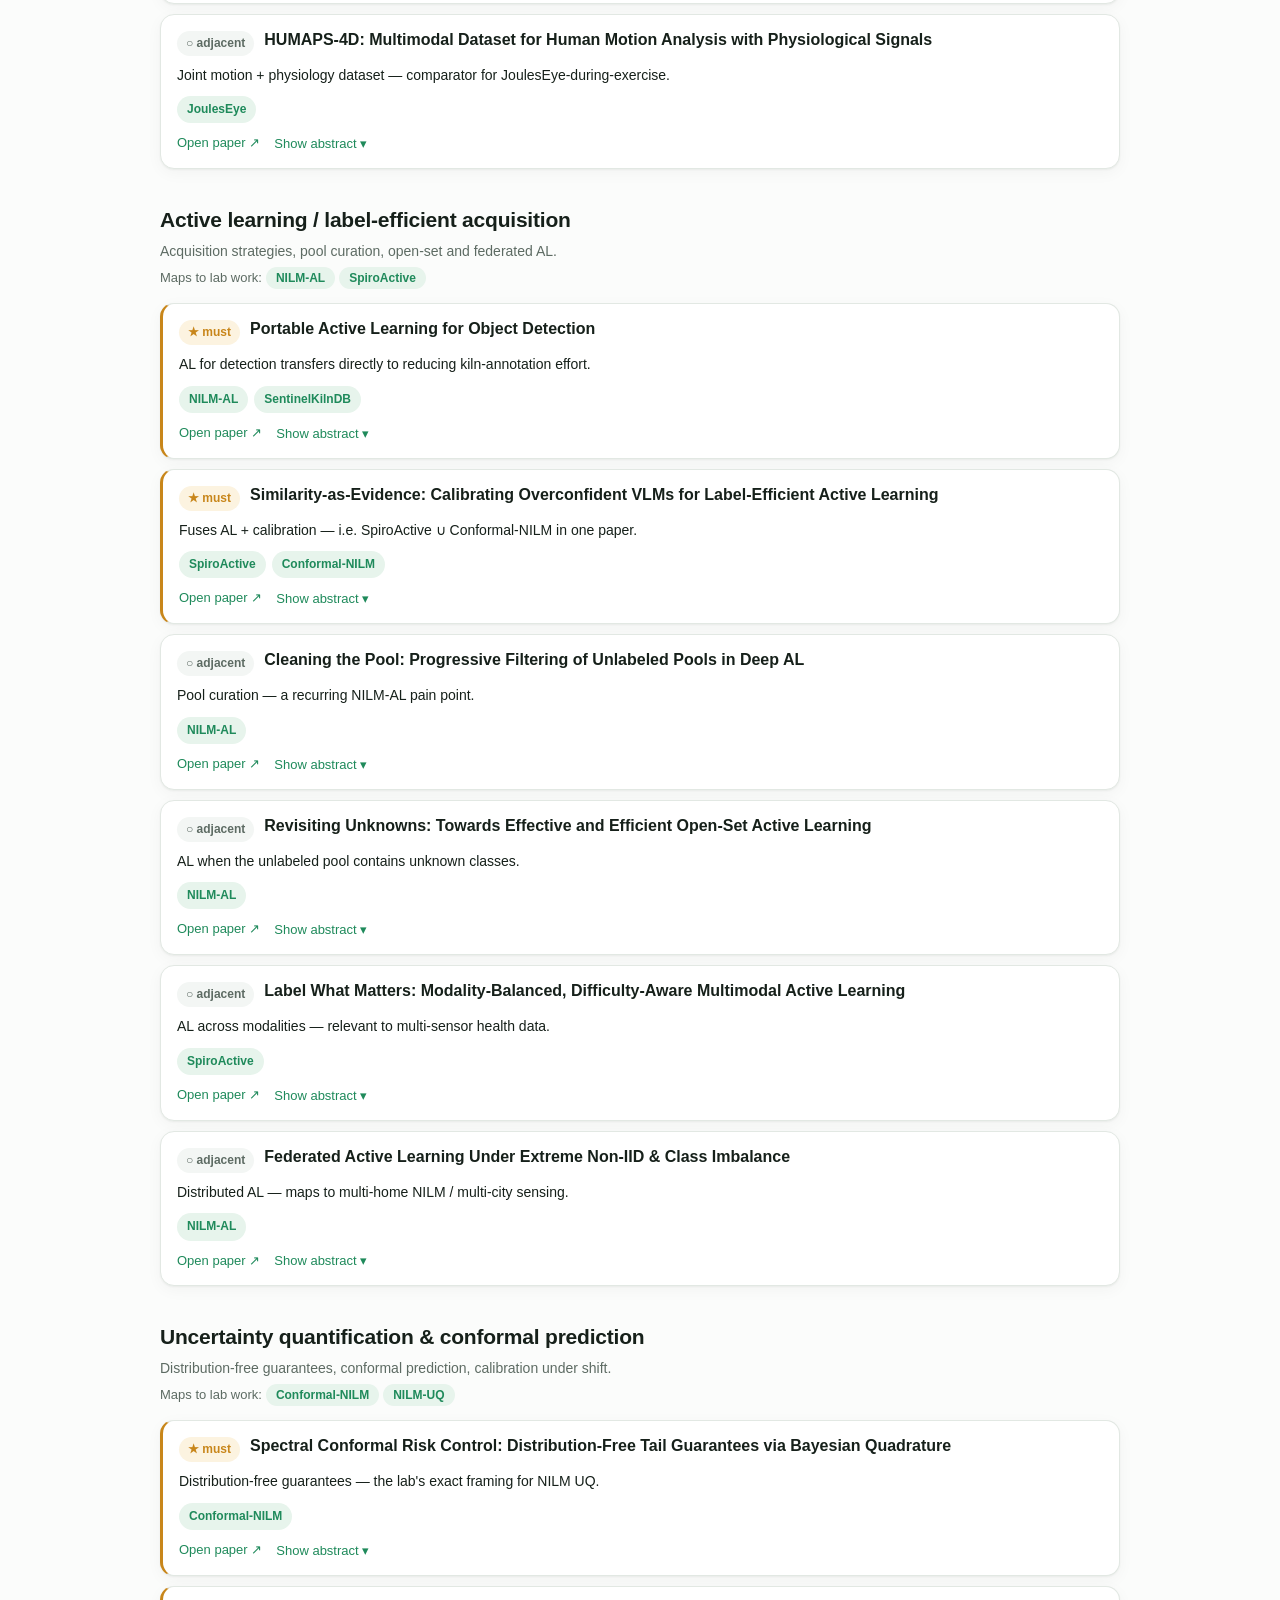
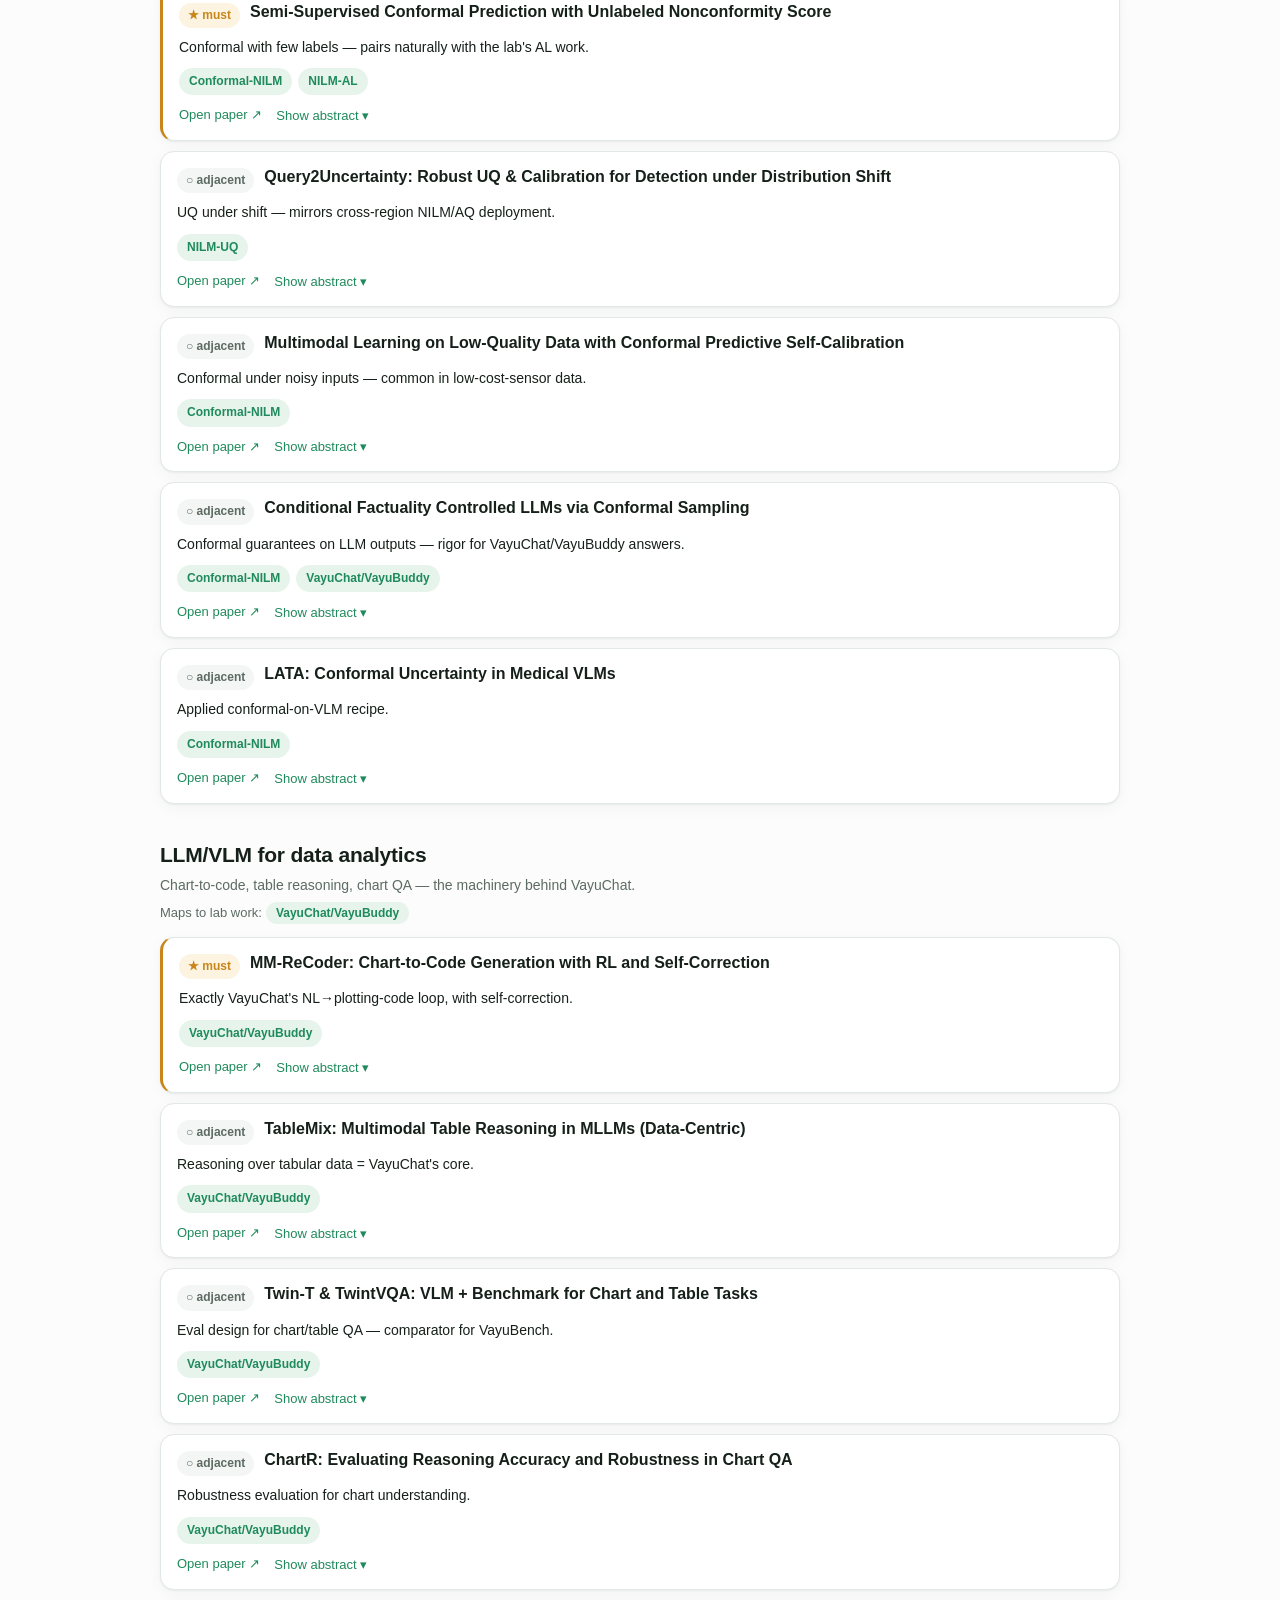
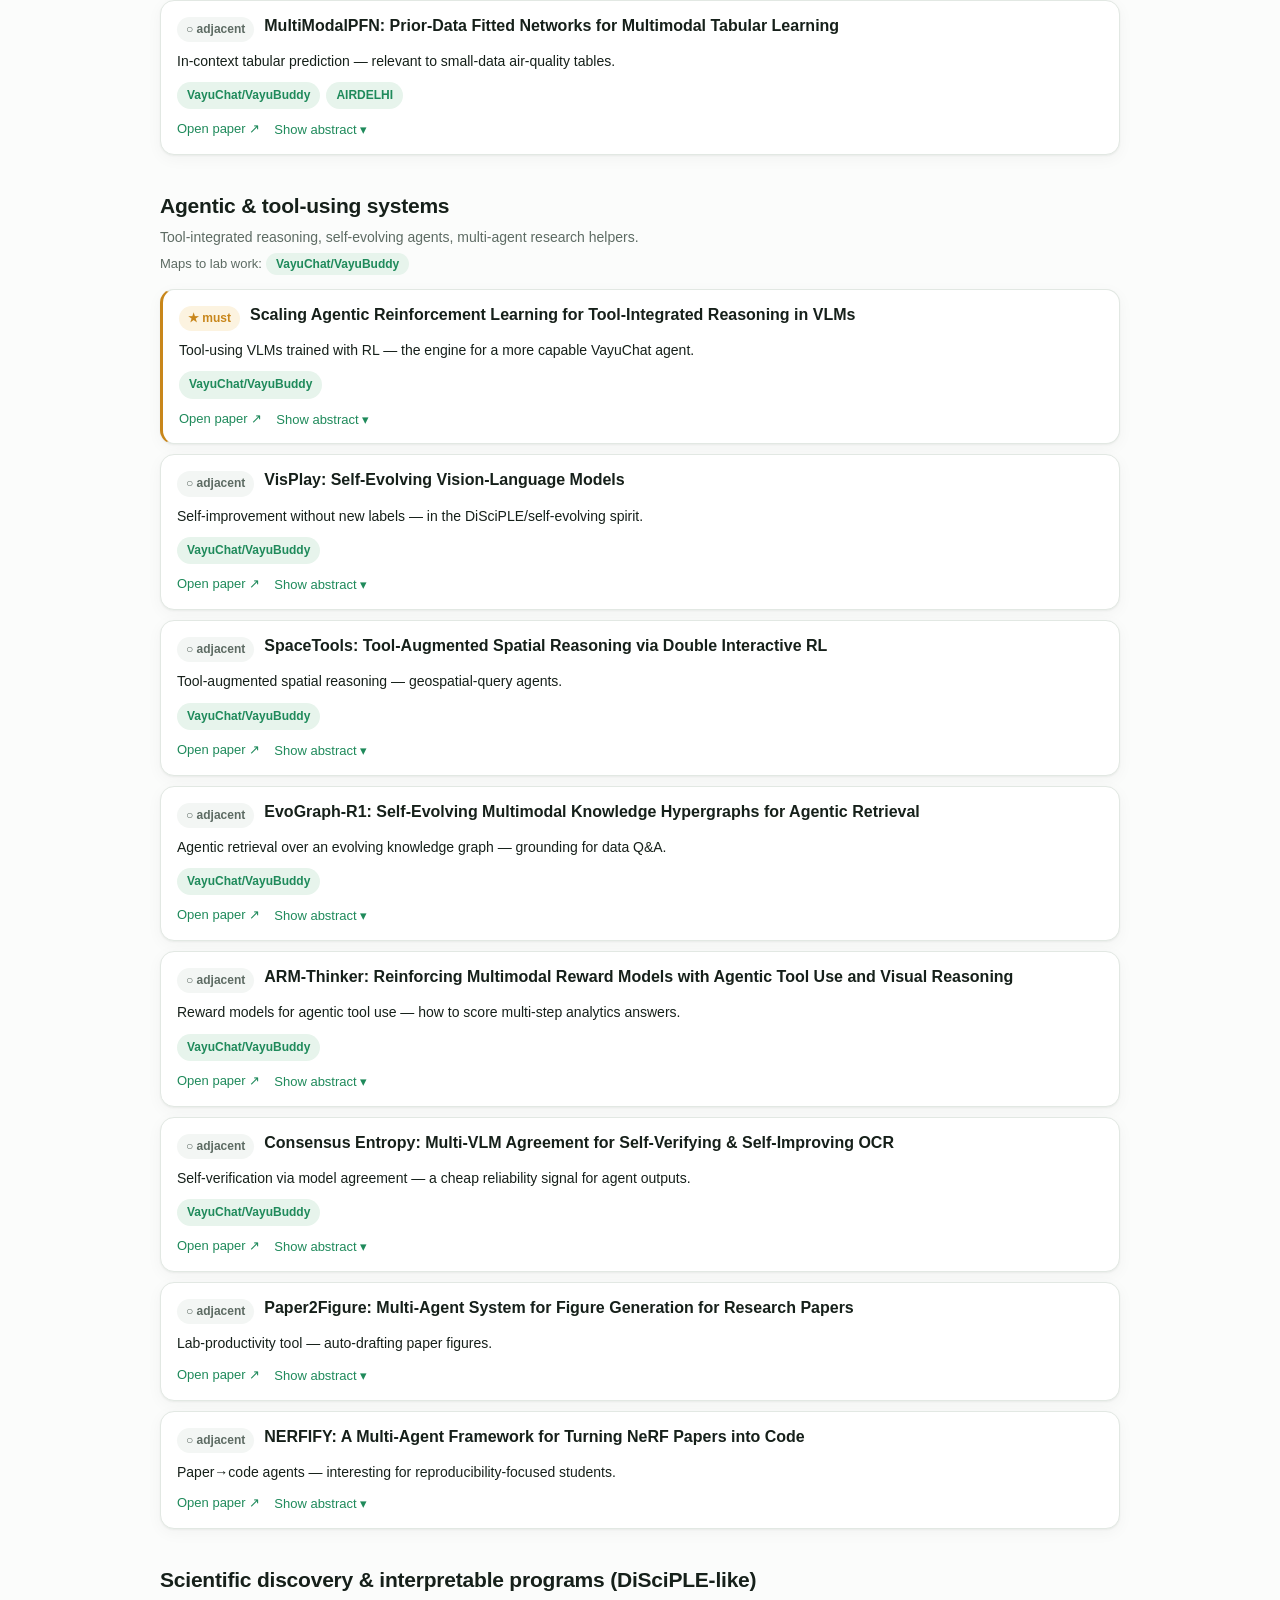
<file: cvpr-2026/index.html>
<!doctype html>
<html lang="en">
<head>
  <meta charset="utf-8">
  <meta name="viewport" content="width=device-width, initial-scale=1">
  <title>CVPR 2026 — Lab Reading List</title>
  <meta name="description" content="CVPR 2026 papers curated for the Sustainability Lab, IIT Gandhinagar, mapped to lab projects.">
  <link rel="stylesheet" href="../assets/style.css">
</head>
<body>
  <header class="site">
    <div class="wrap site-inner">
      <div class="brand"><span class="leaf">🌿</span><div>Lab Reading Lists<small>Sustainability Lab · IIT Gandhinagar</small></div></div>
      <div style="display:flex;gap:8px">
        <a class="toolbtn" href="../index.html">All conferences</a>
        <button class="toolbtn" data-theme-toggle aria-label="Toggle theme">◐ Theme</button>
      </div>
    </div>
  </header>
  <main id="app"></main>
  <script src="data.js"></script>
  <script src="abstracts.js"></script>
  <script src="../assets/app.js"></script>
  <script>window.CRL.renderVenue();</script>
</body>
</html>
</file>
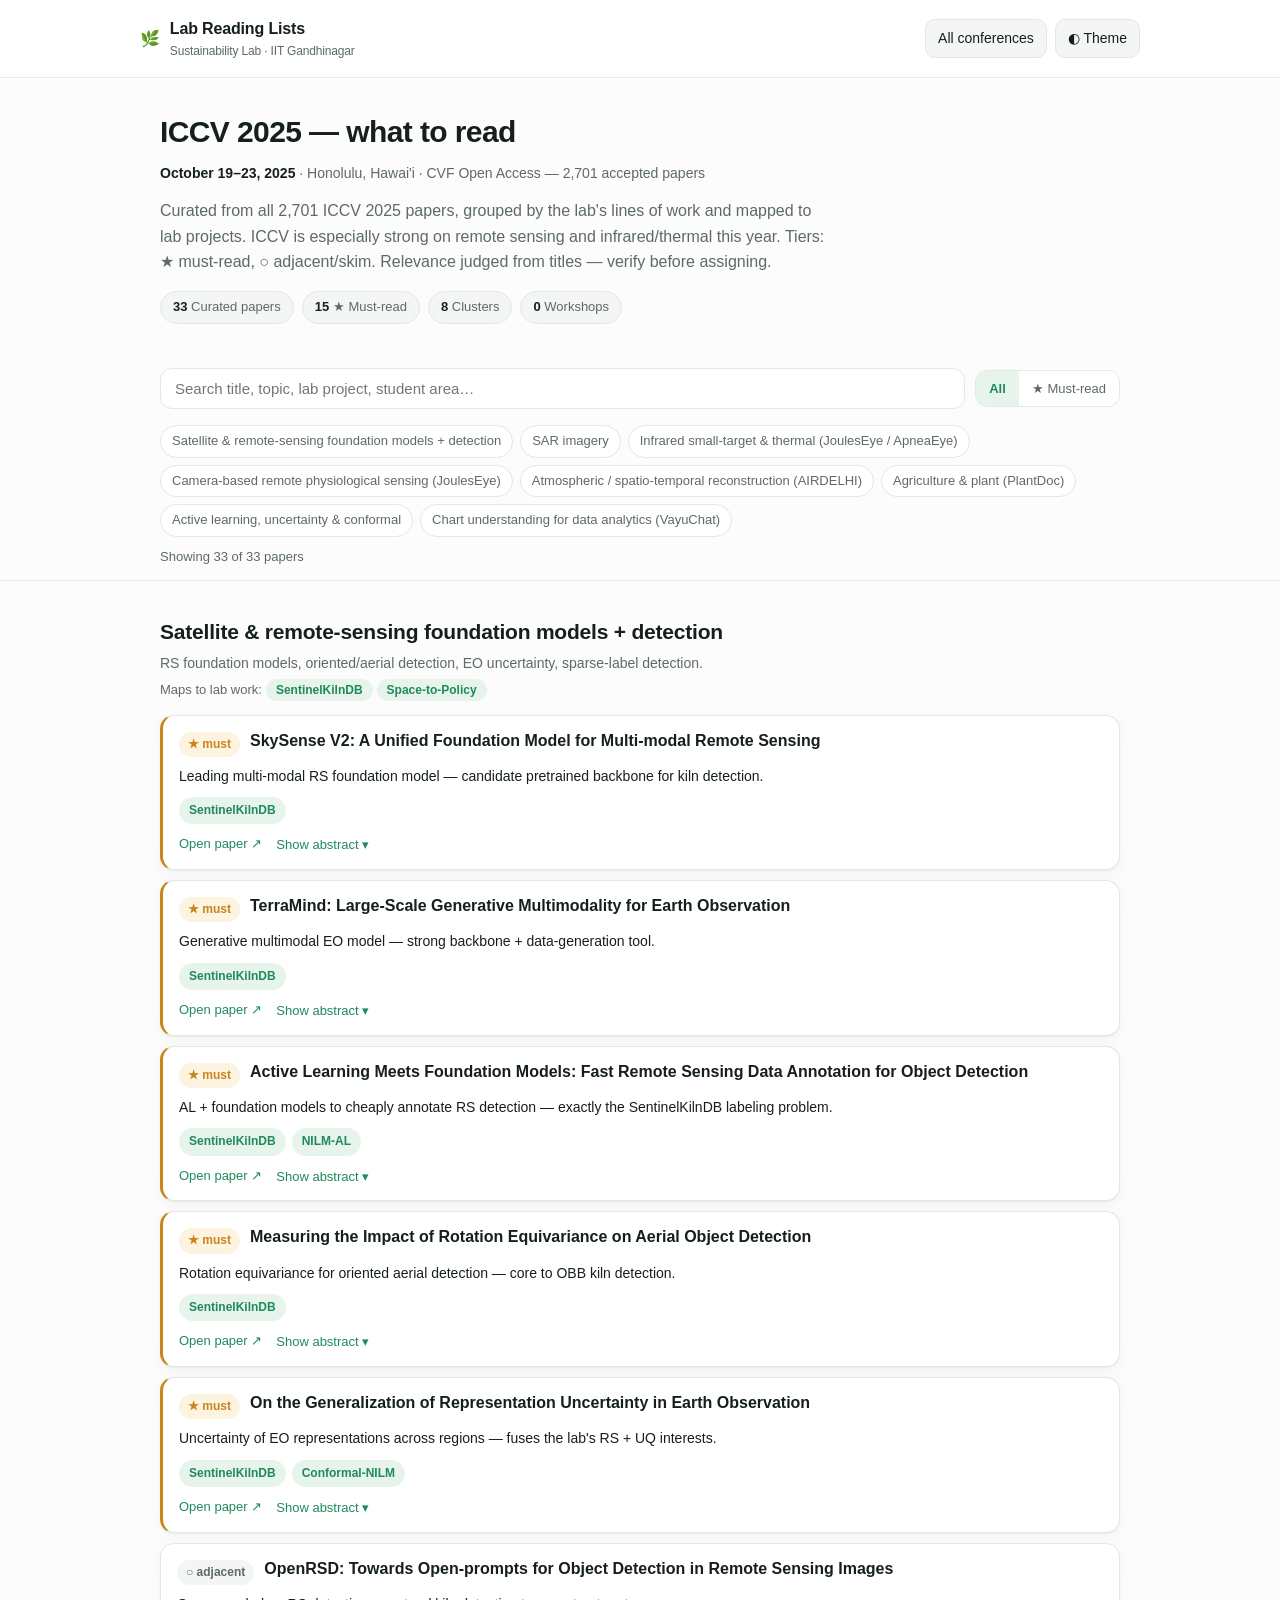
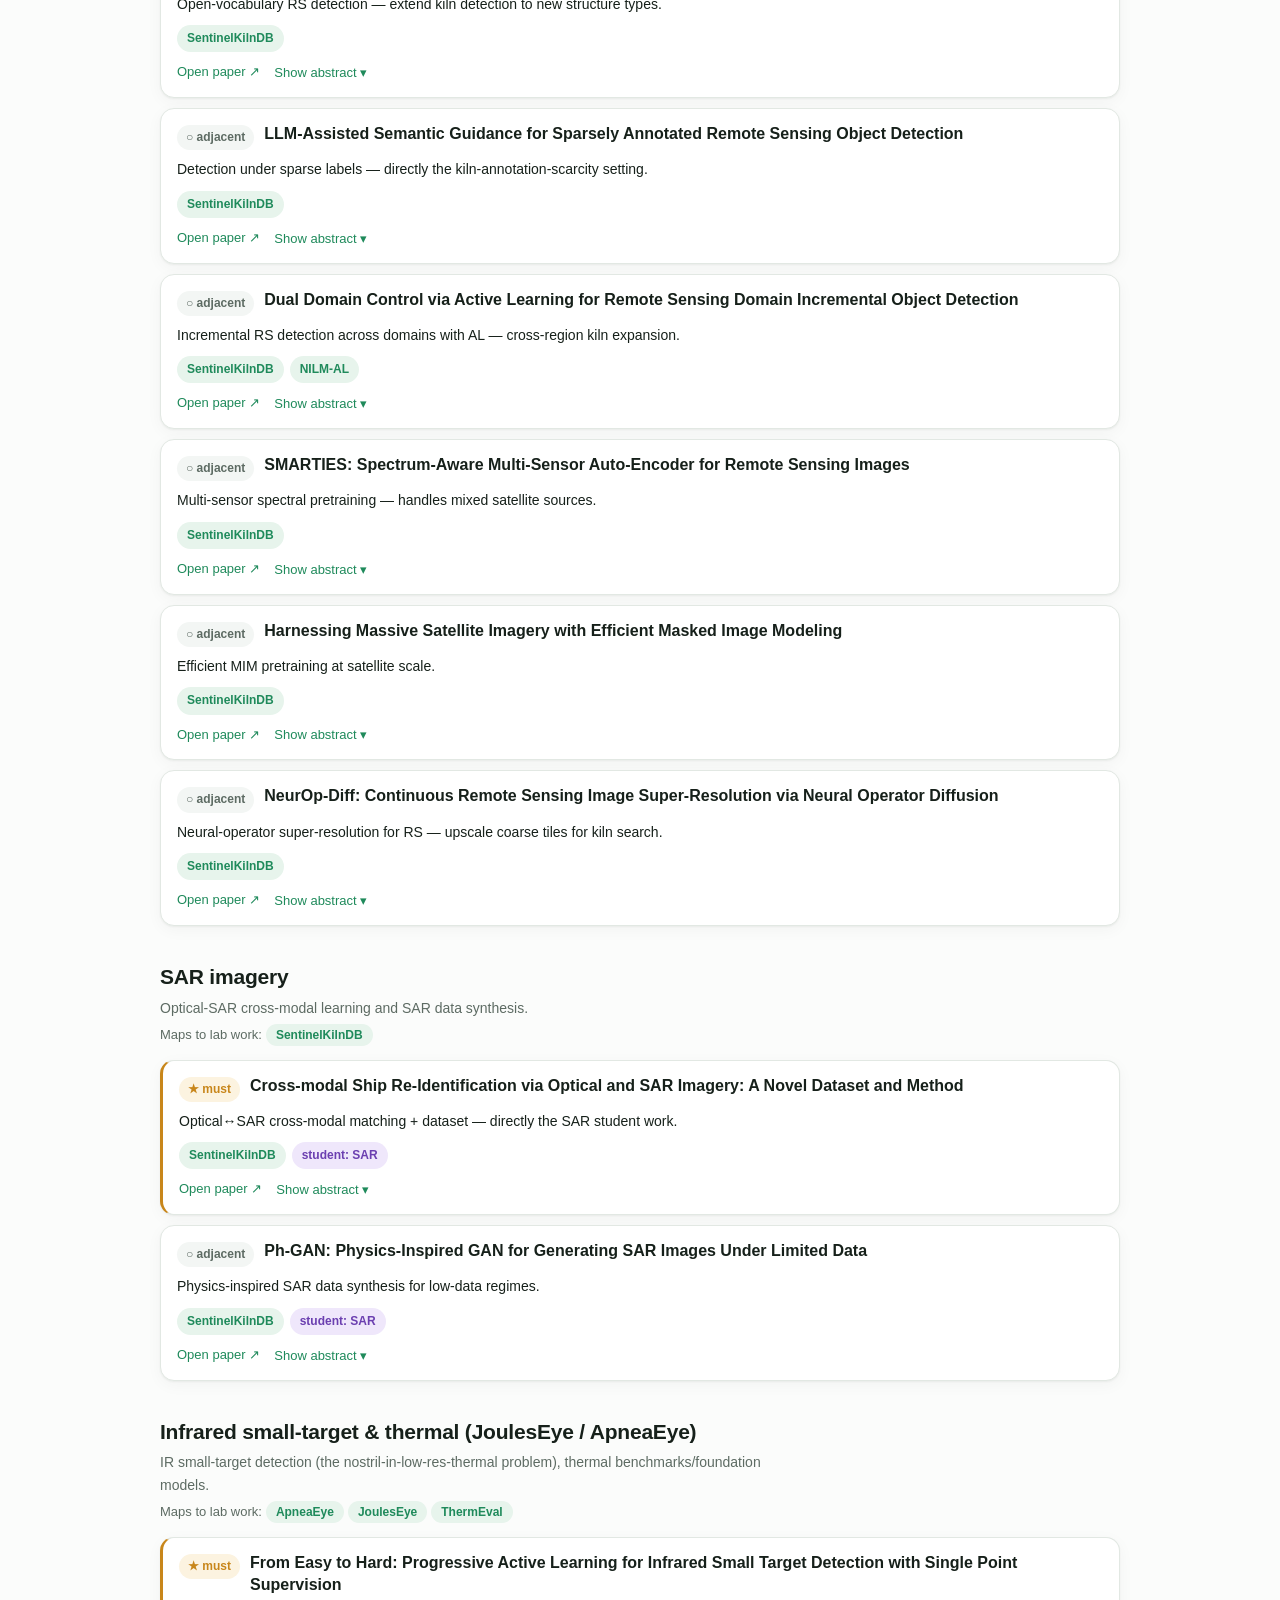
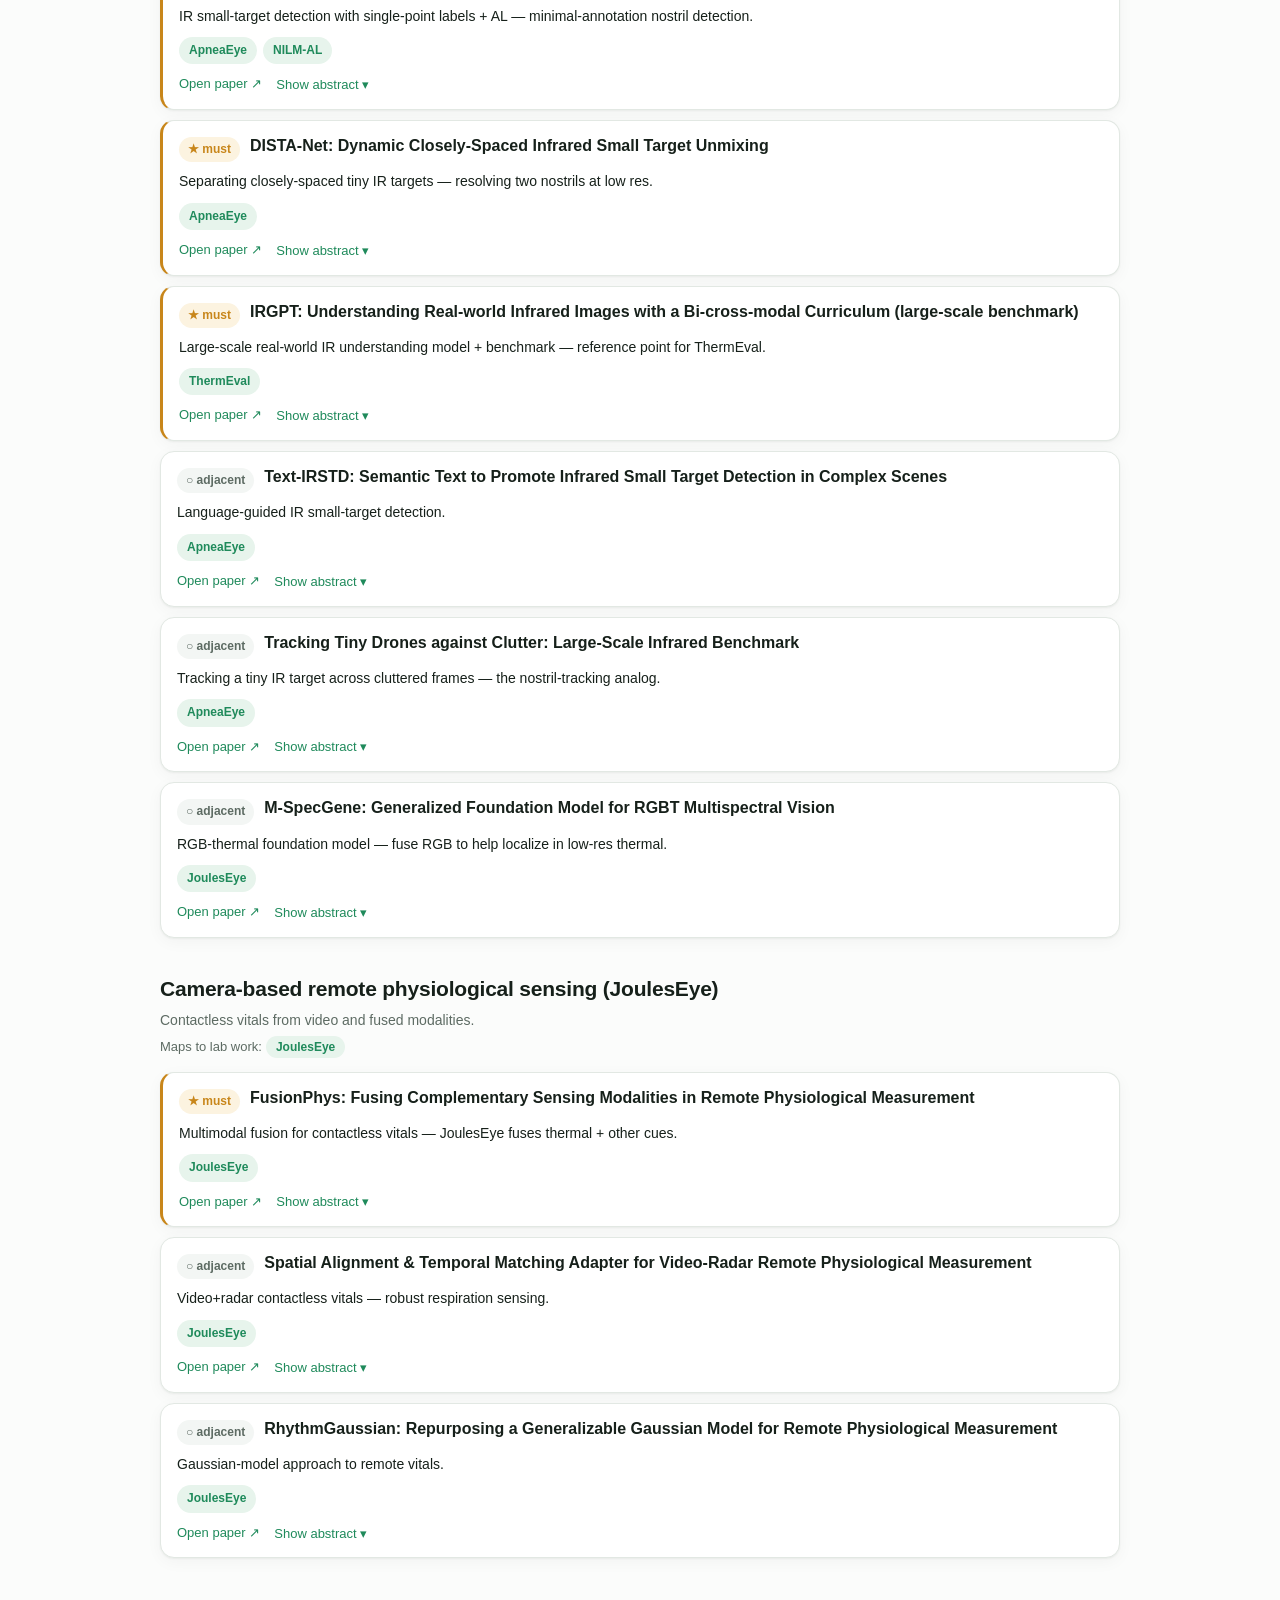
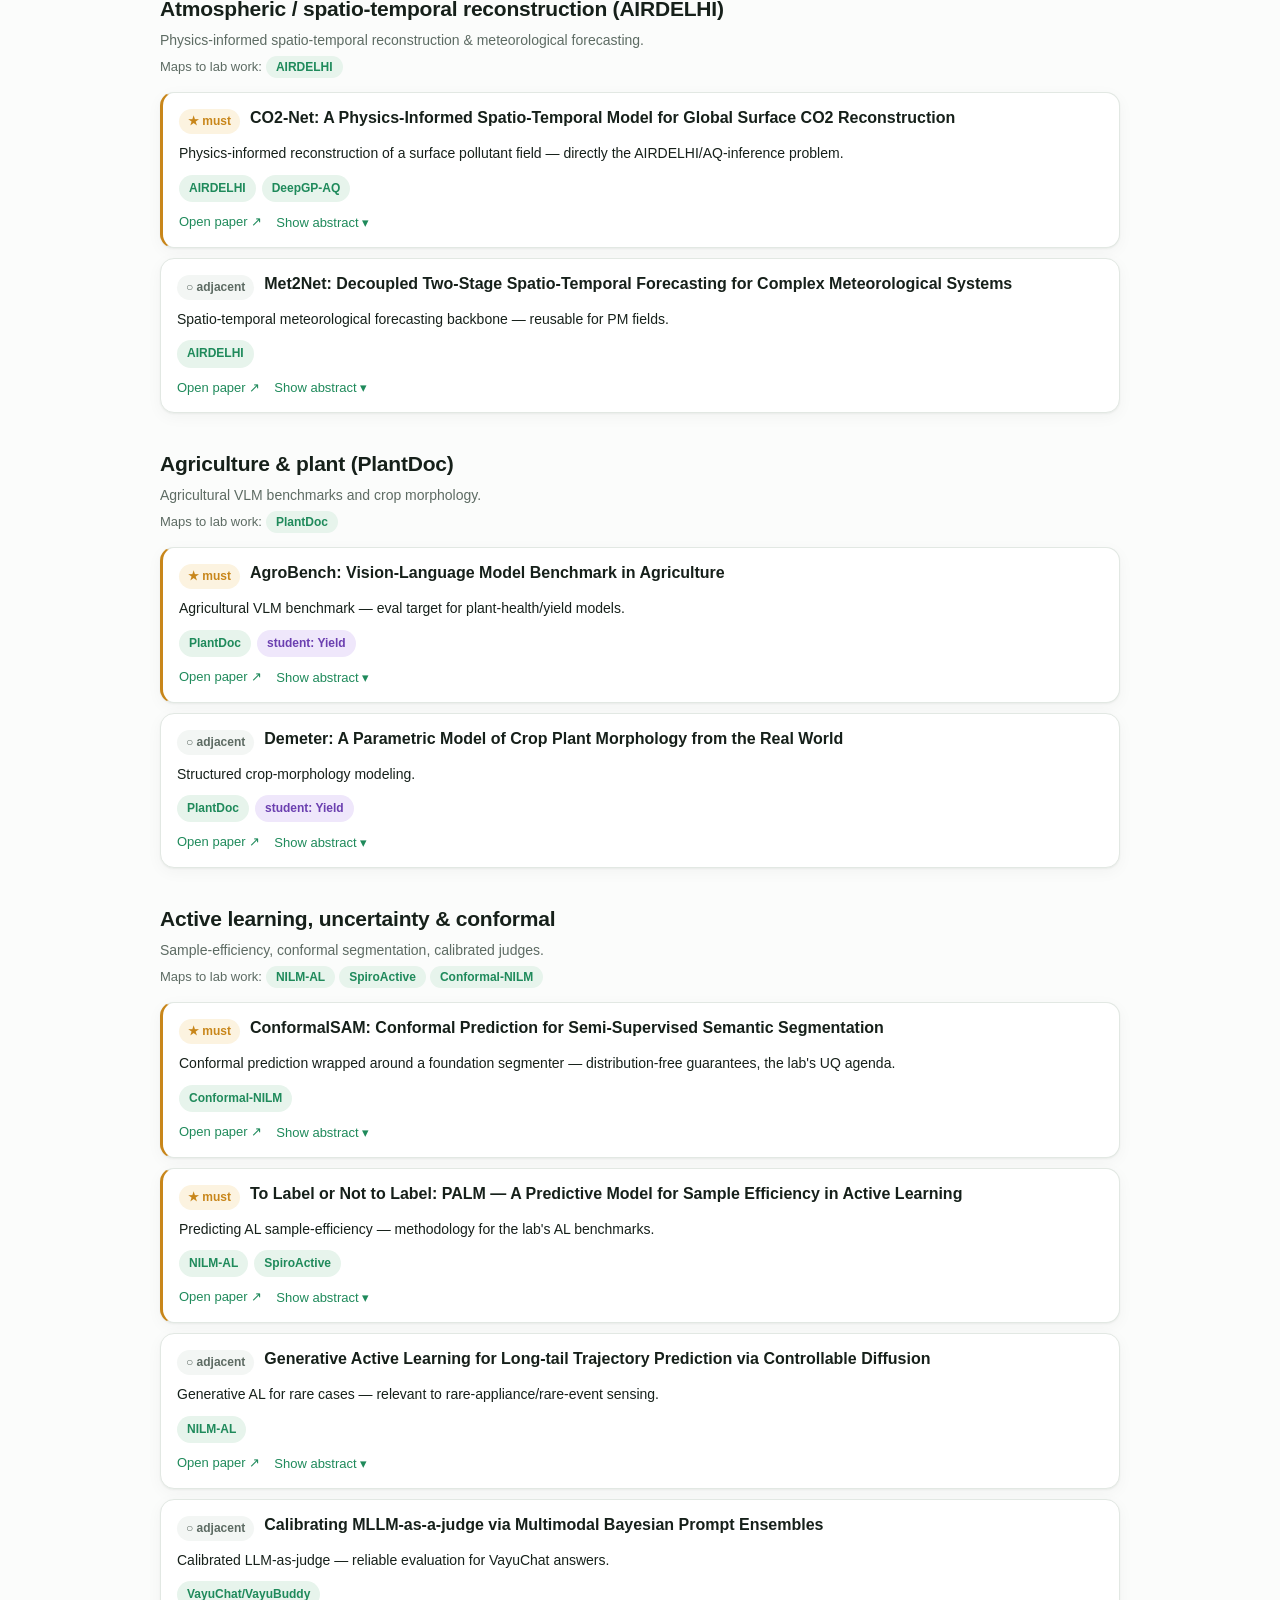
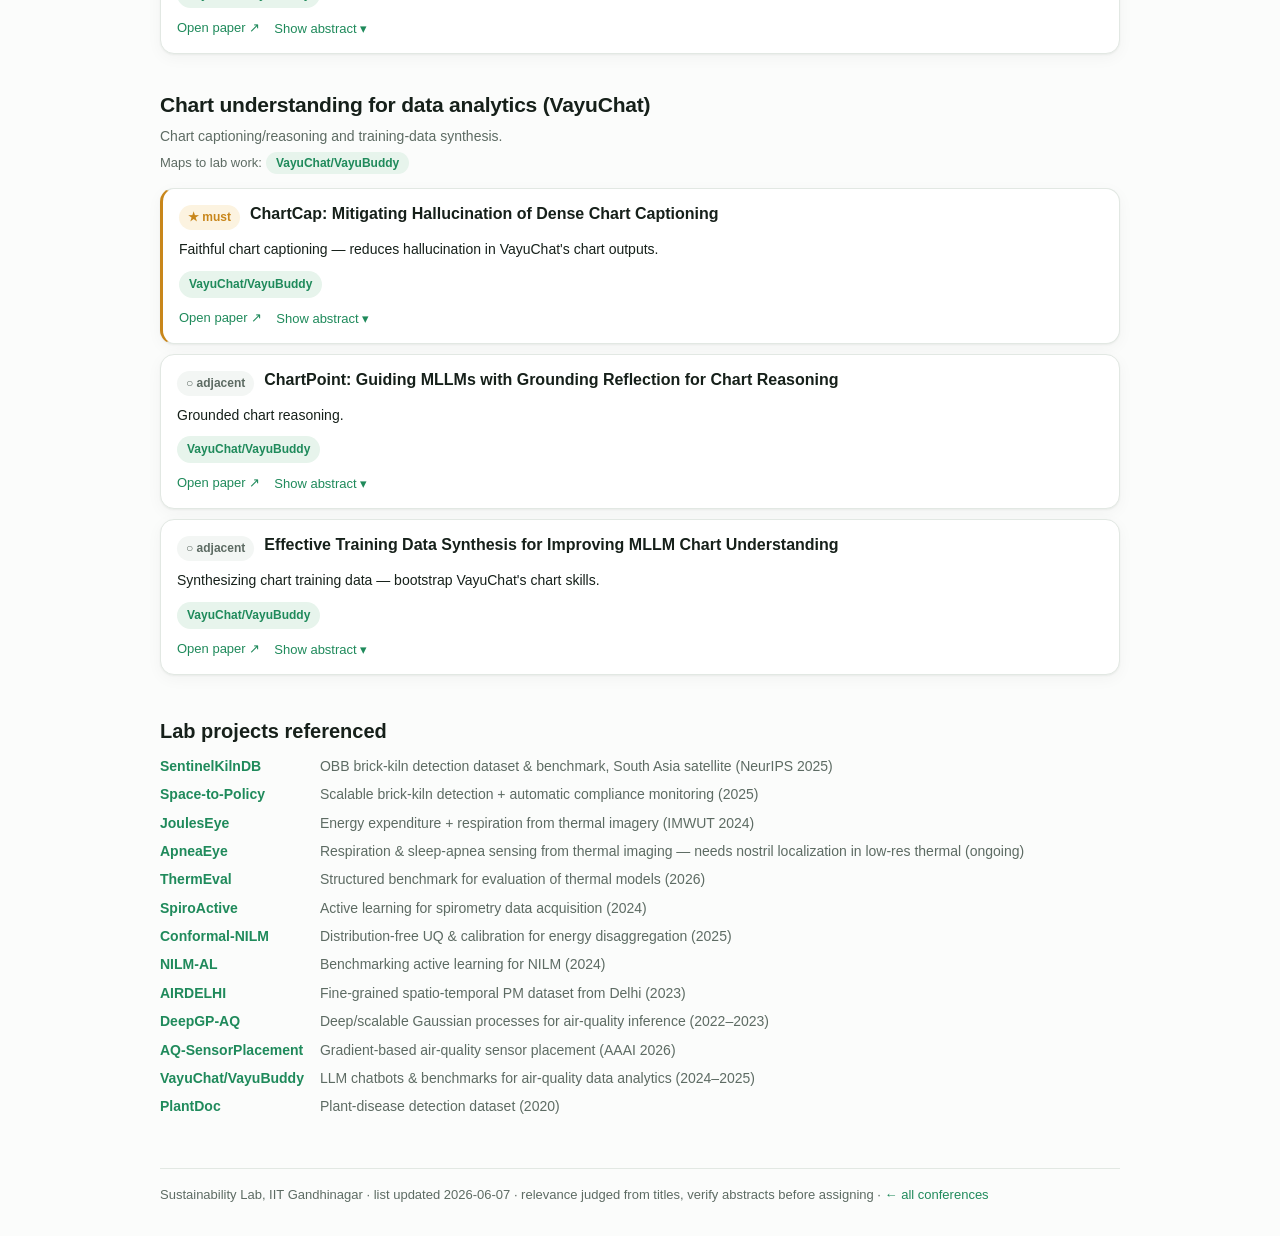
<file: iccv-2025/index.html>
<!doctype html>
<html lang="en">
<head>
  <meta charset="utf-8">
  <meta name="viewport" content="width=device-width, initial-scale=1">
  <title>ICCV 2025 — Lab Reading List</title>
  <link rel="stylesheet" href="../assets/style.css">
</head>
<body>
  <header class="site">
    <div class="wrap site-inner">
      <div class="brand"><span class="leaf">🌿</span><div>Lab Reading Lists<small>Sustainability Lab · IIT Gandhinagar</small></div></div>
      <div style="display:flex;gap:8px">
        <a class="toolbtn" href="../index.html">All conferences</a>
        <button class="toolbtn" data-theme-toggle aria-label="Toggle theme">◐ Theme</button>
      </div>
    </div>
  </header>
  <main id="app"></main>
  <script src="data.js"></script>
  <script src="abstracts.js"></script>
  <script src="../assets/app.js"></script>
  <script>window.CRL.renderVenue();</script>
</body>
</html>
</file>
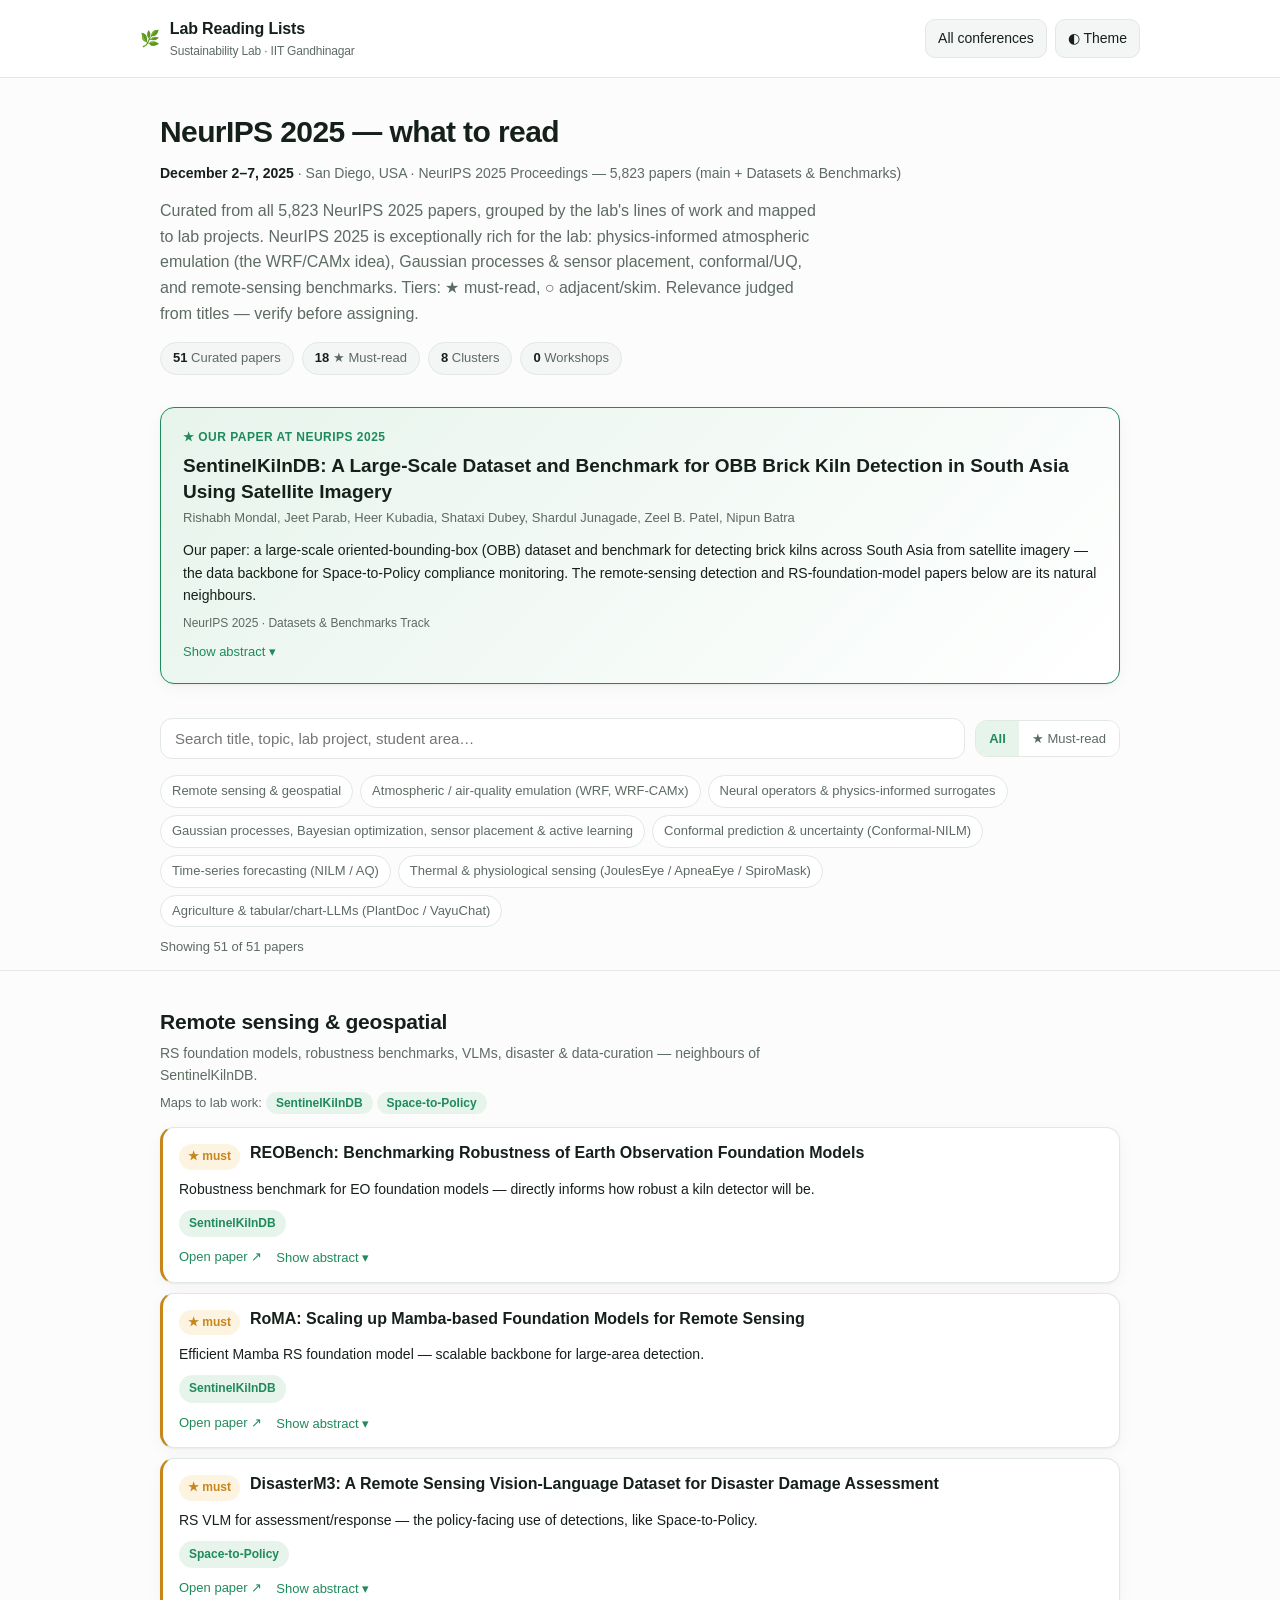
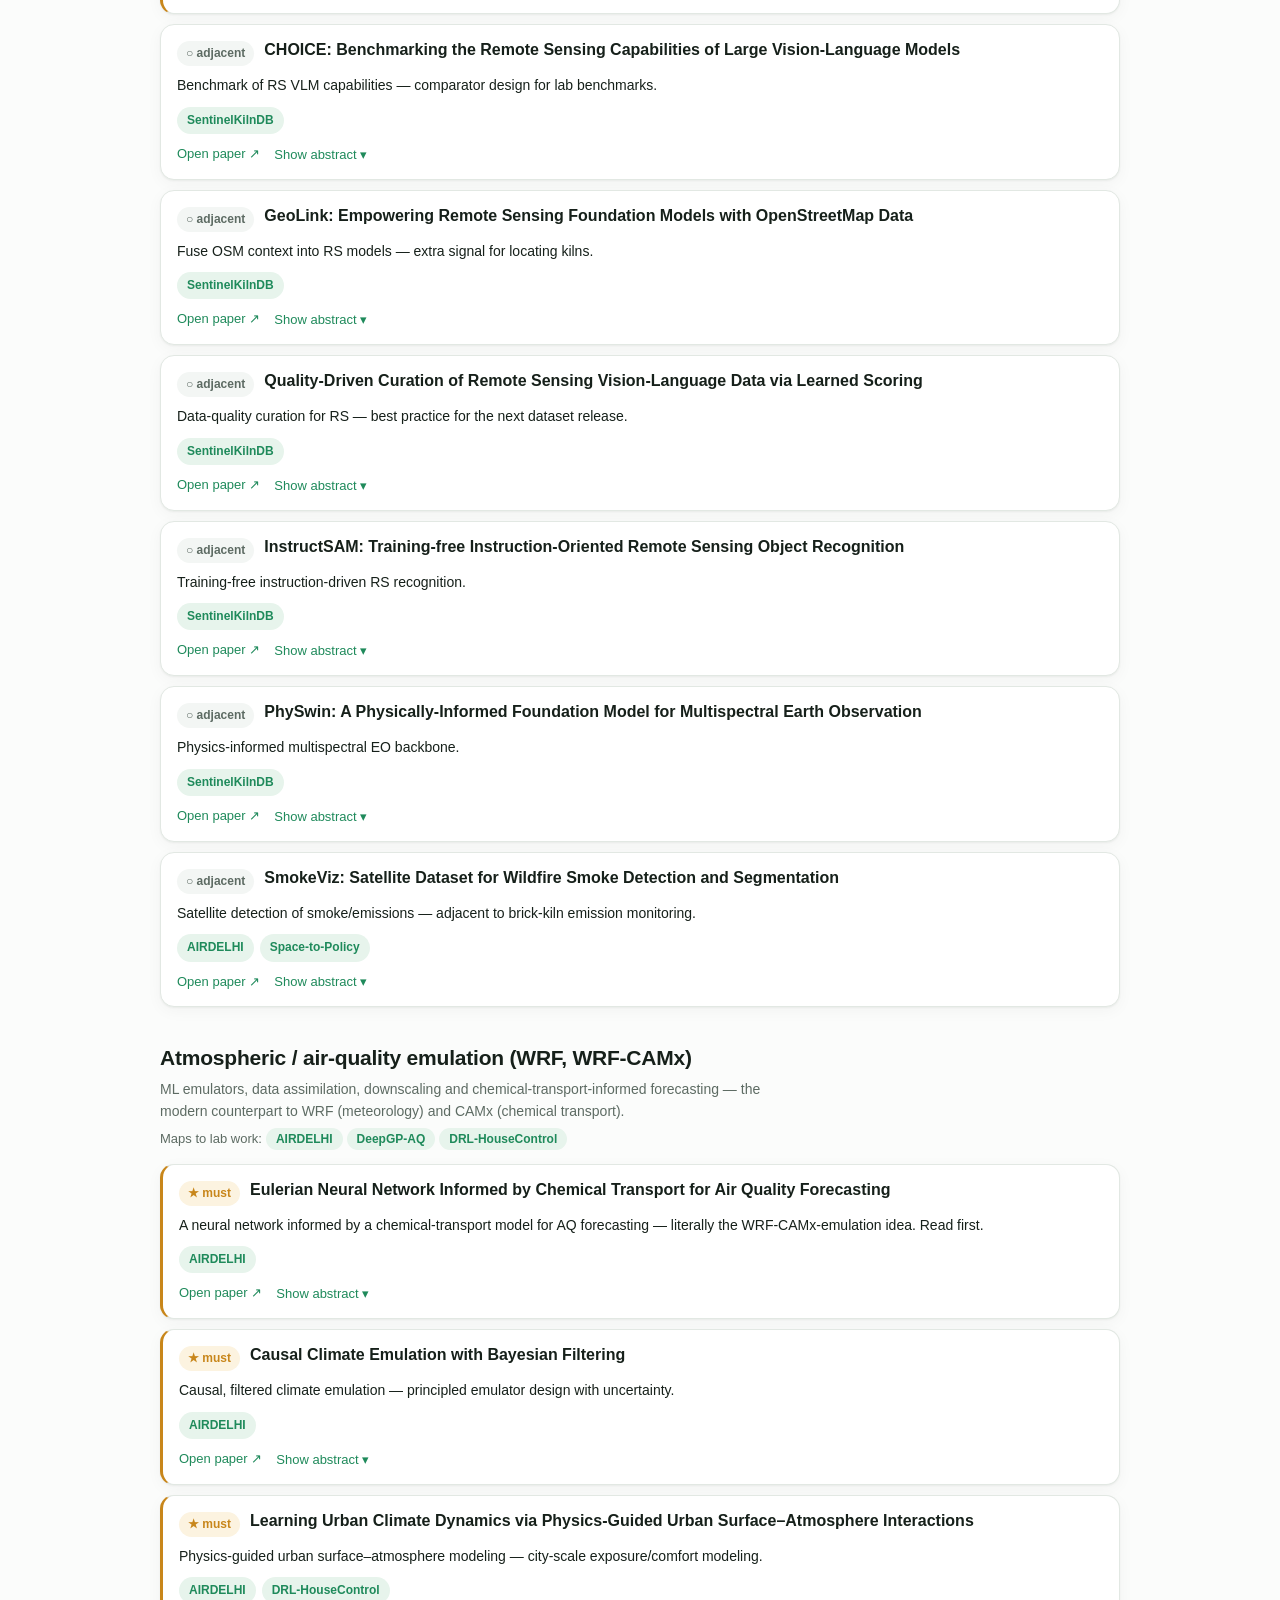
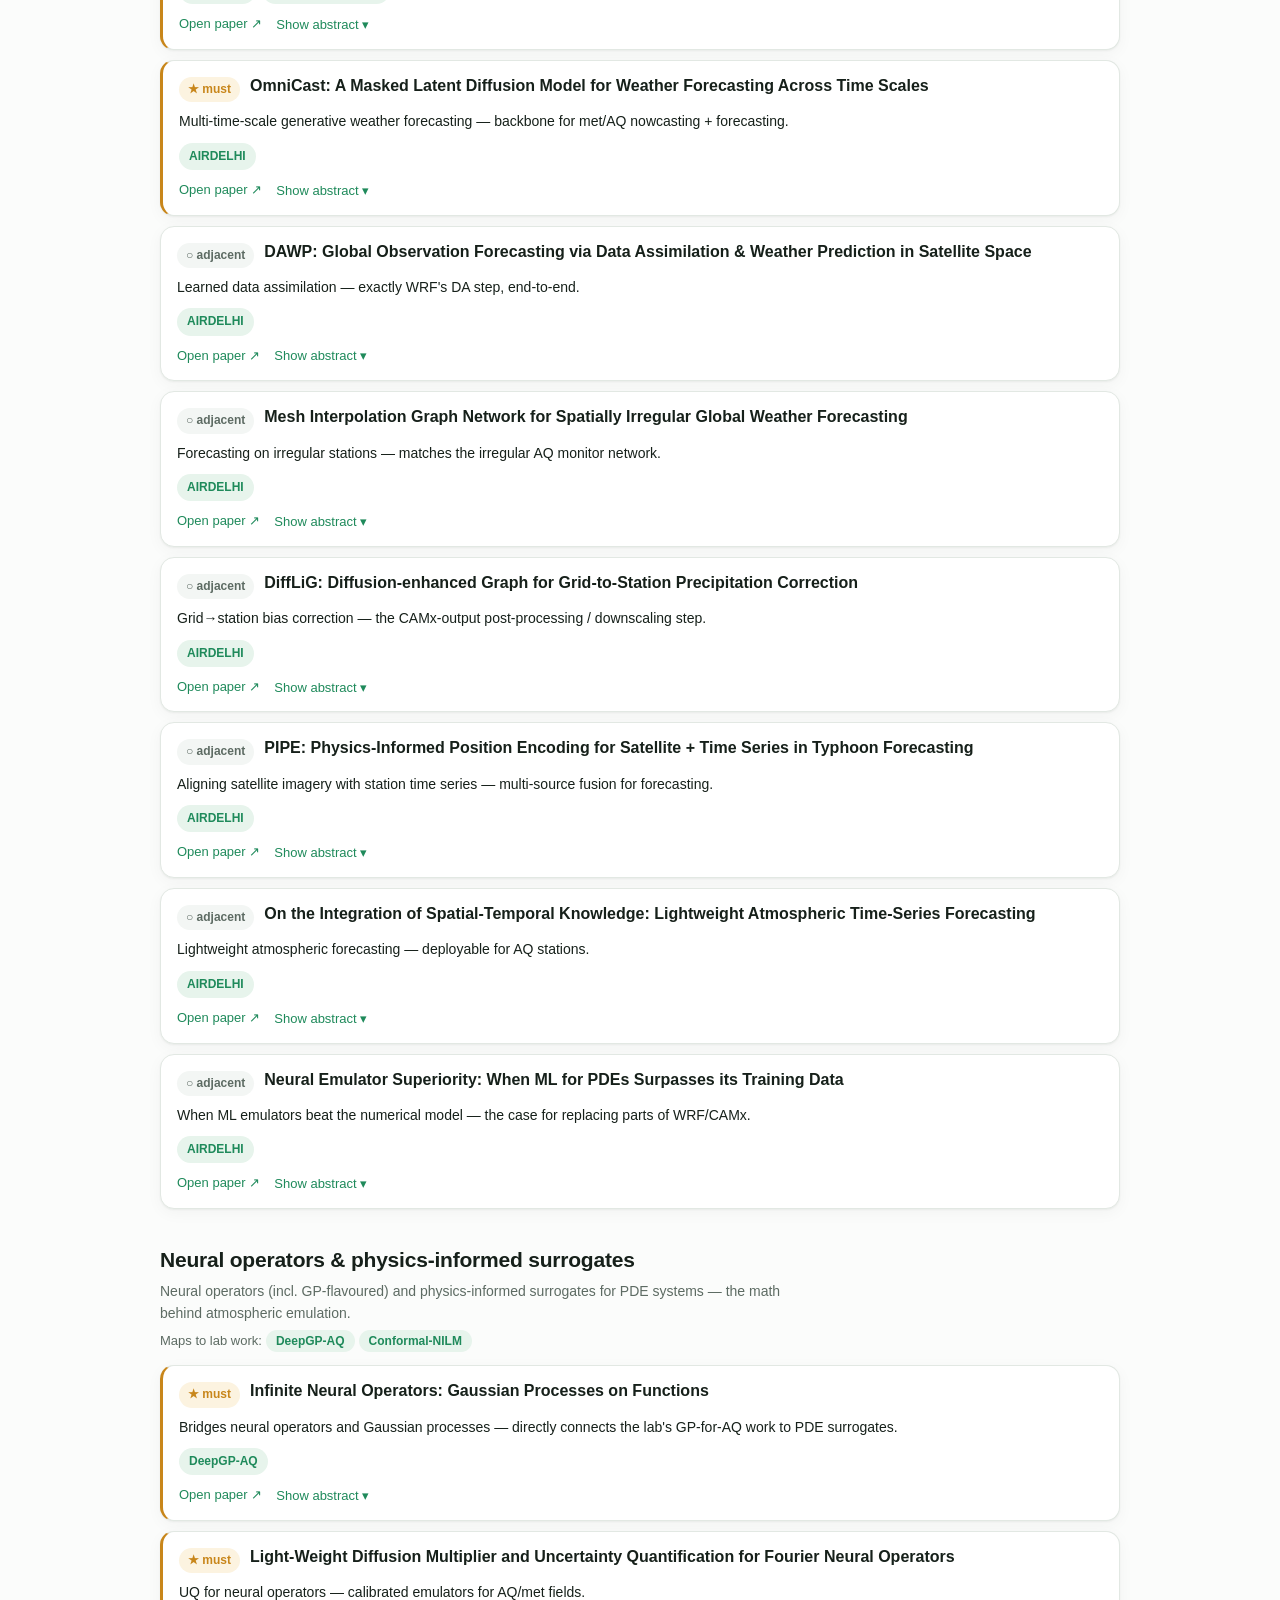
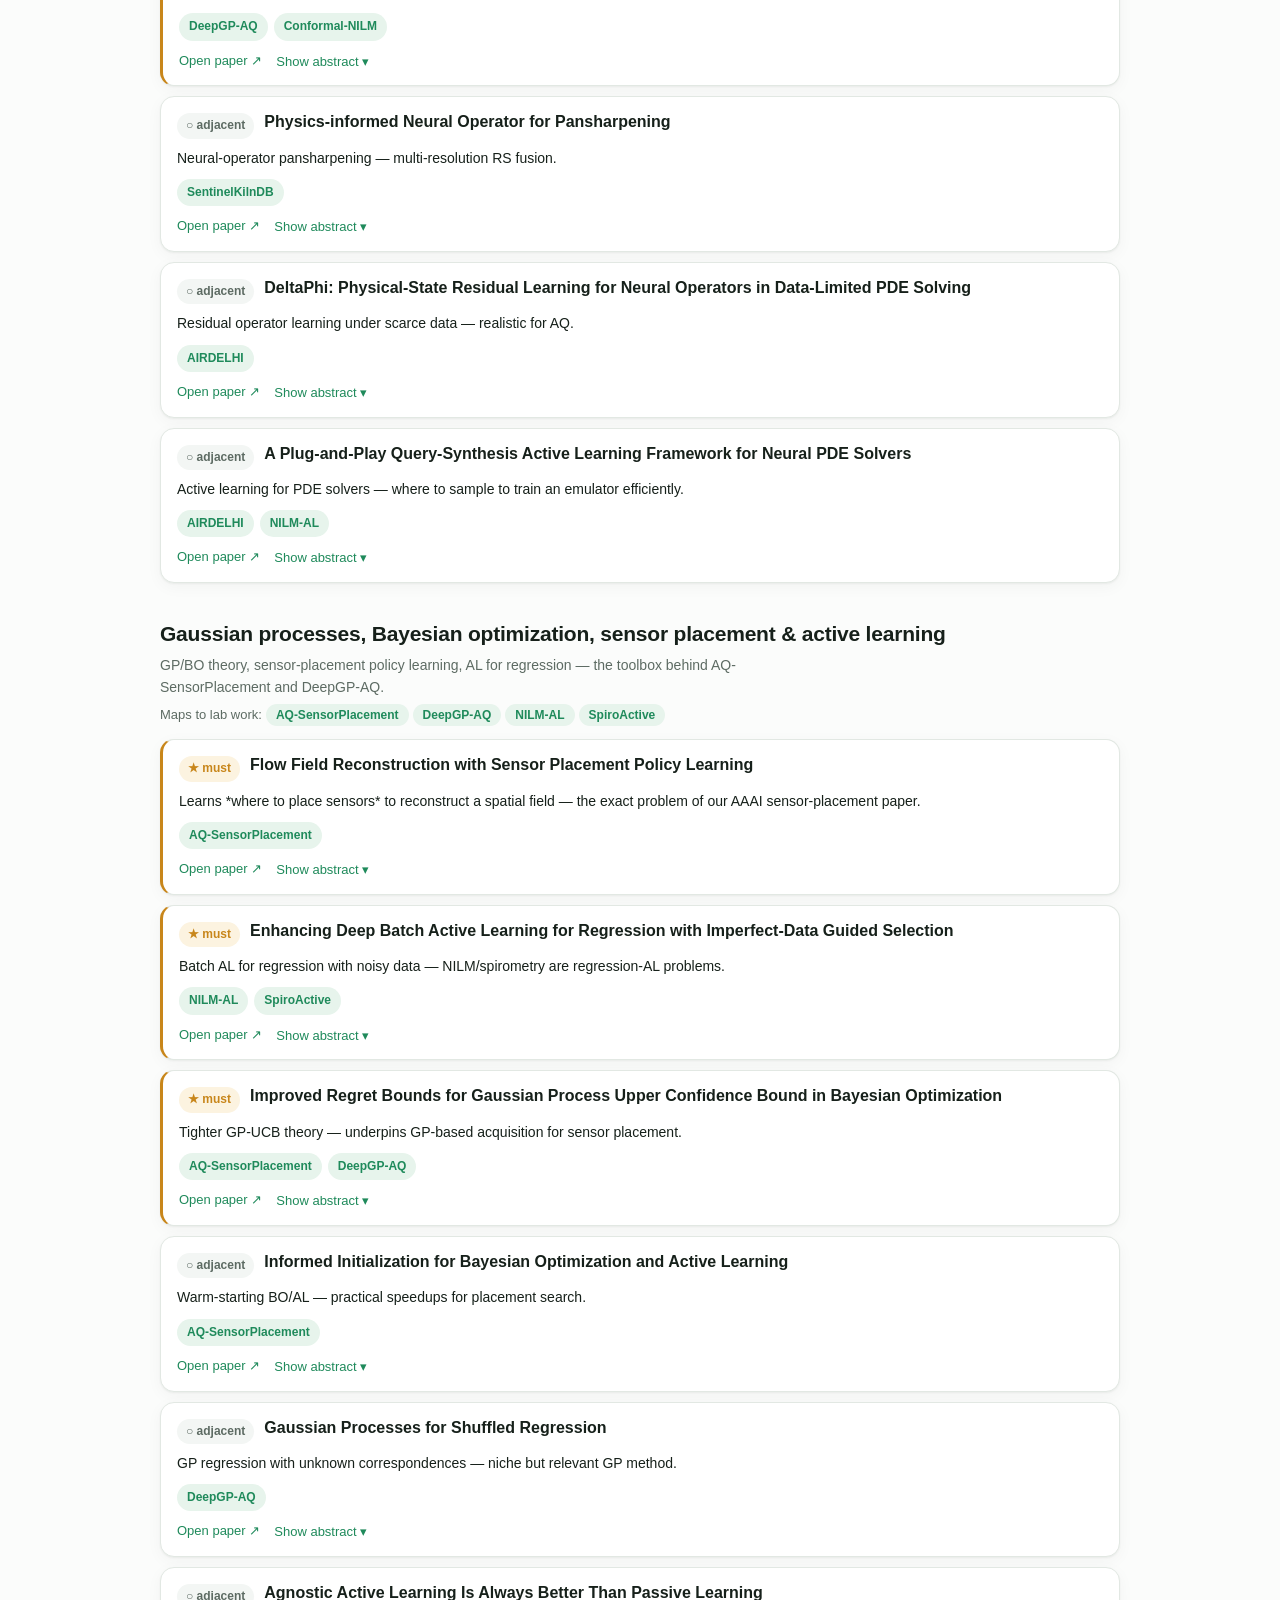
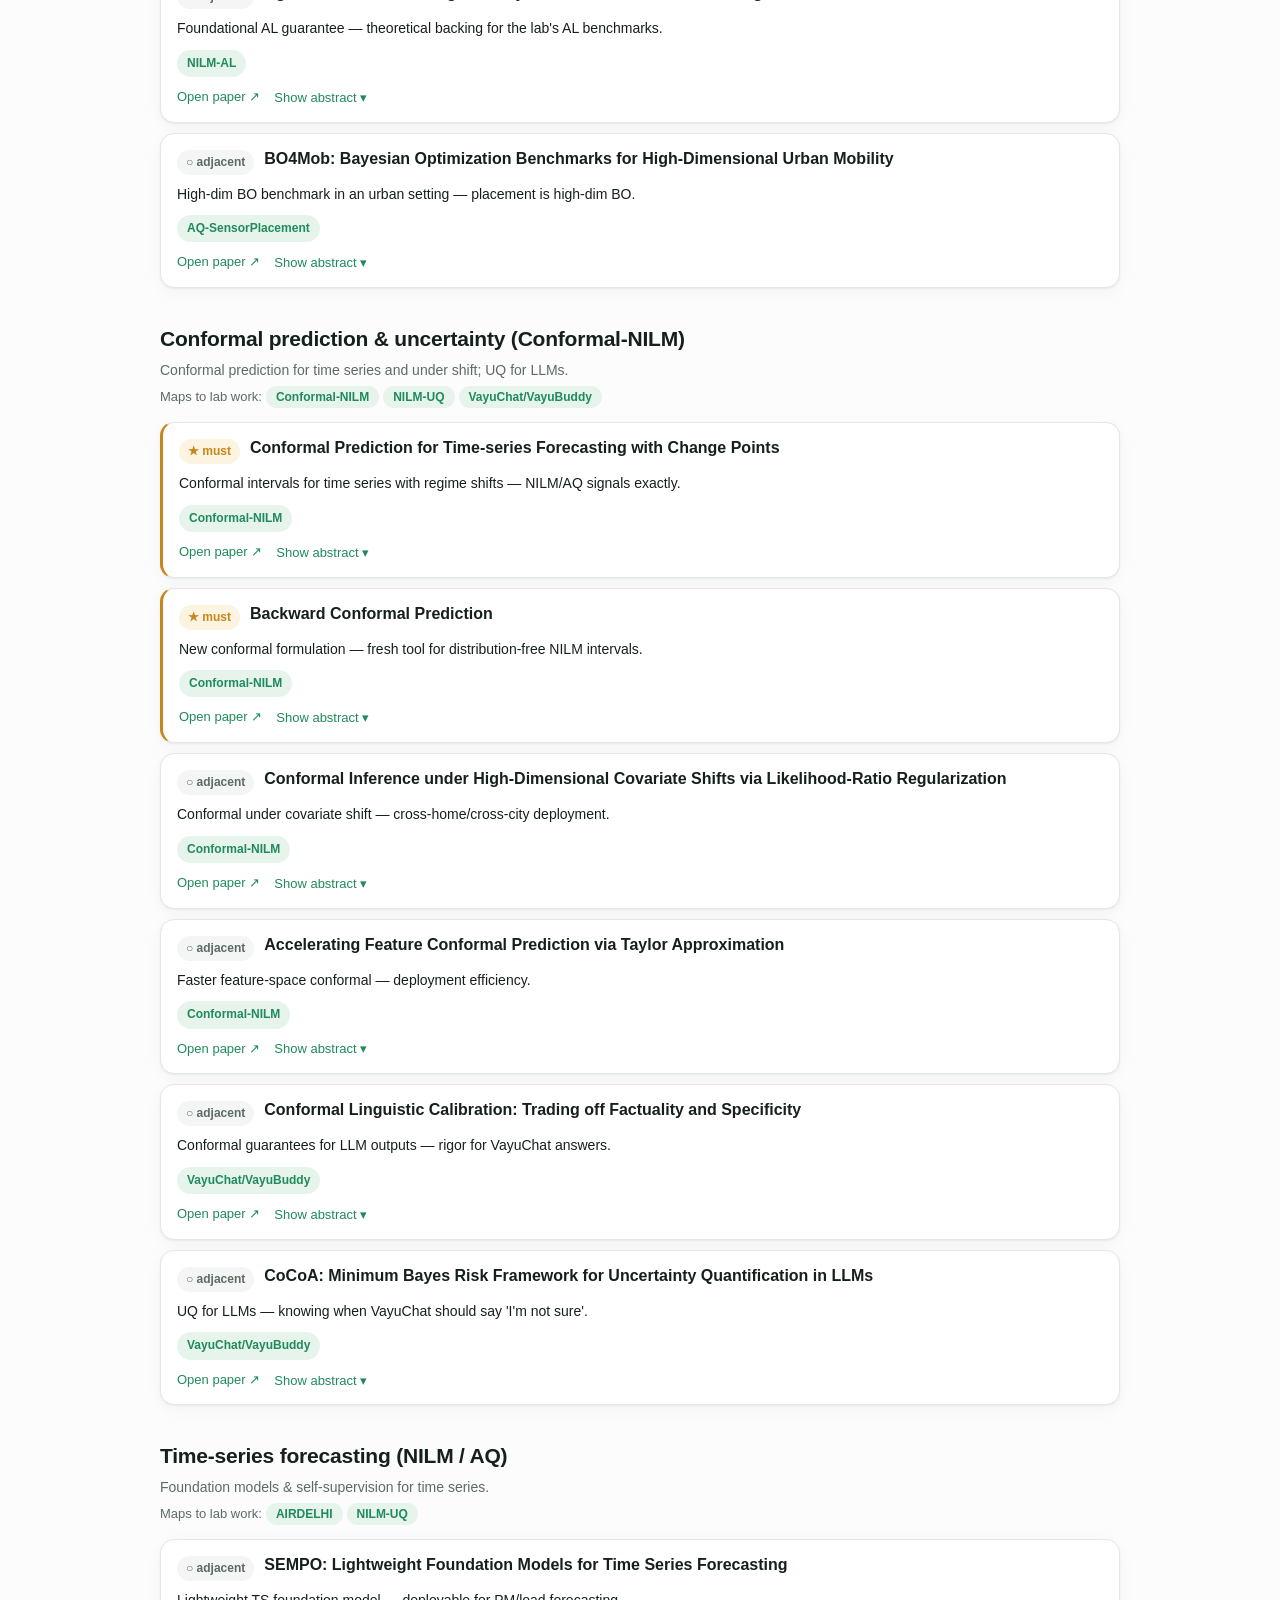
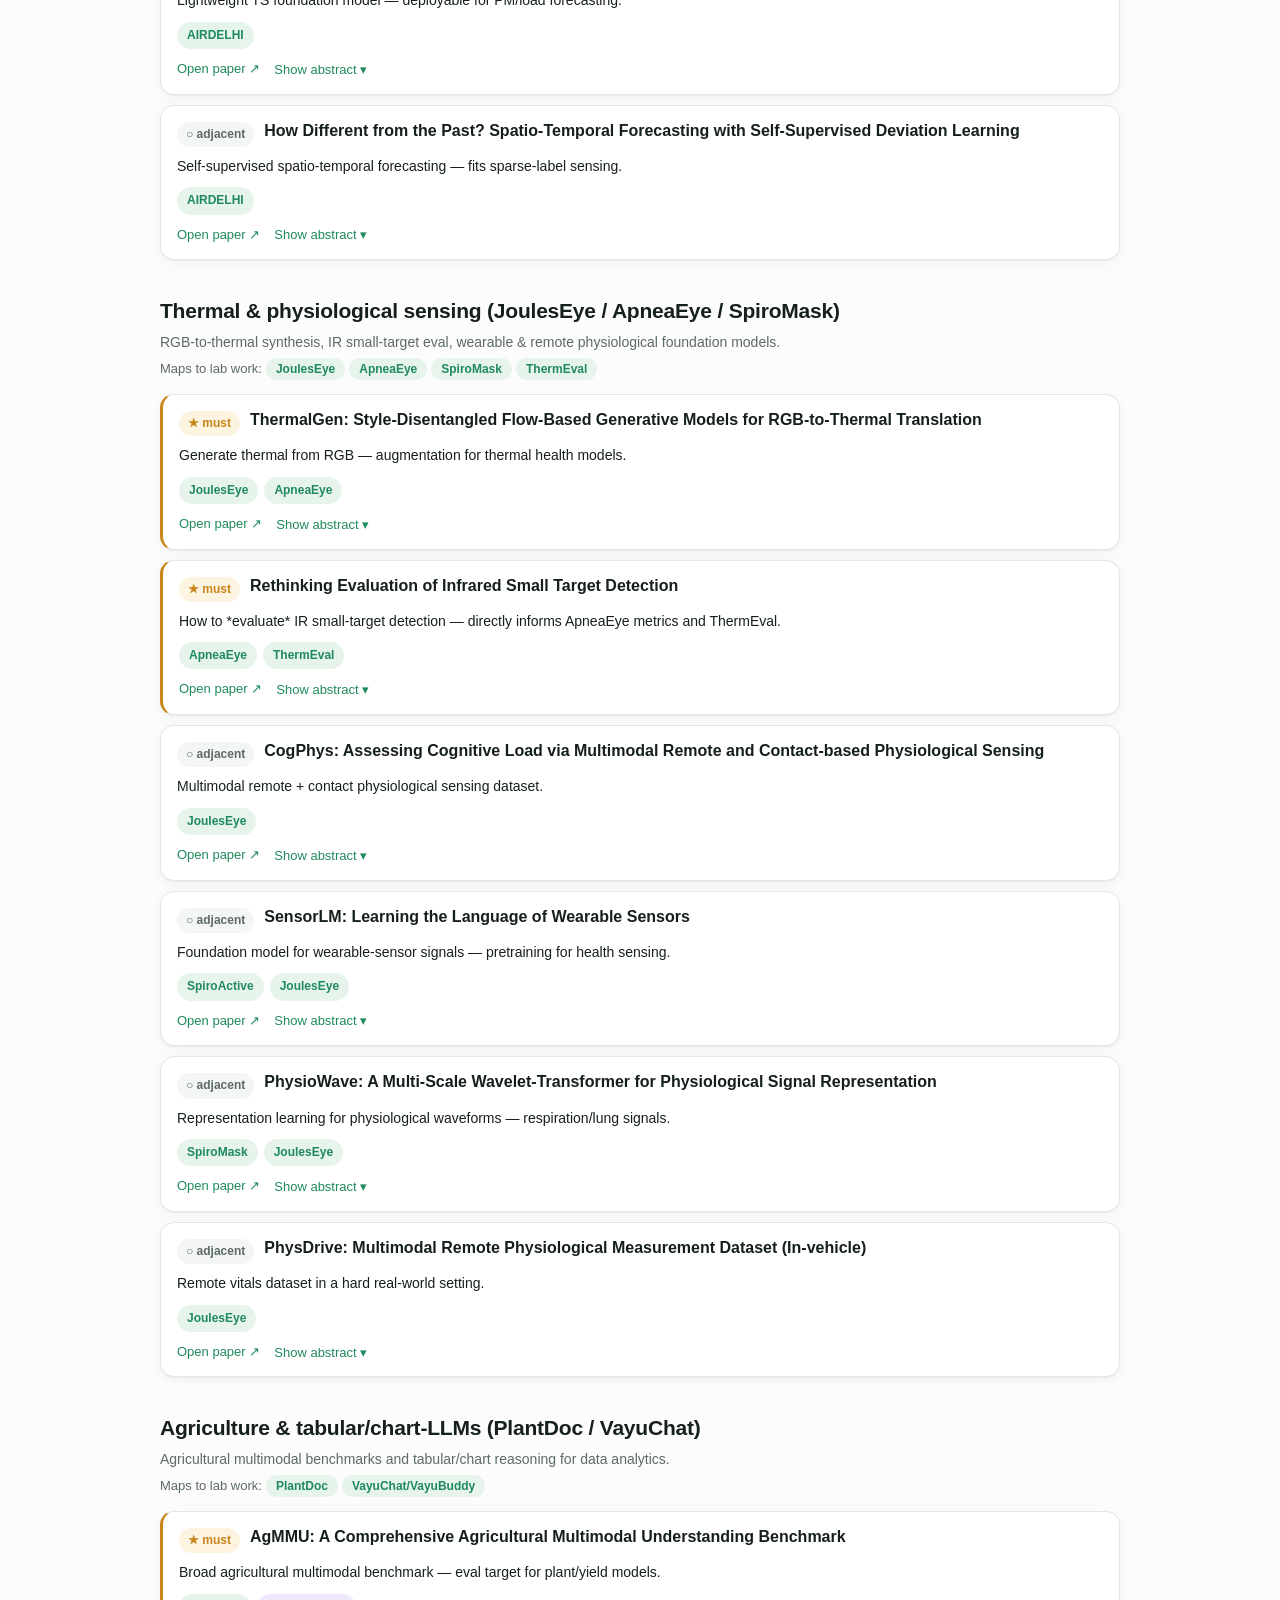
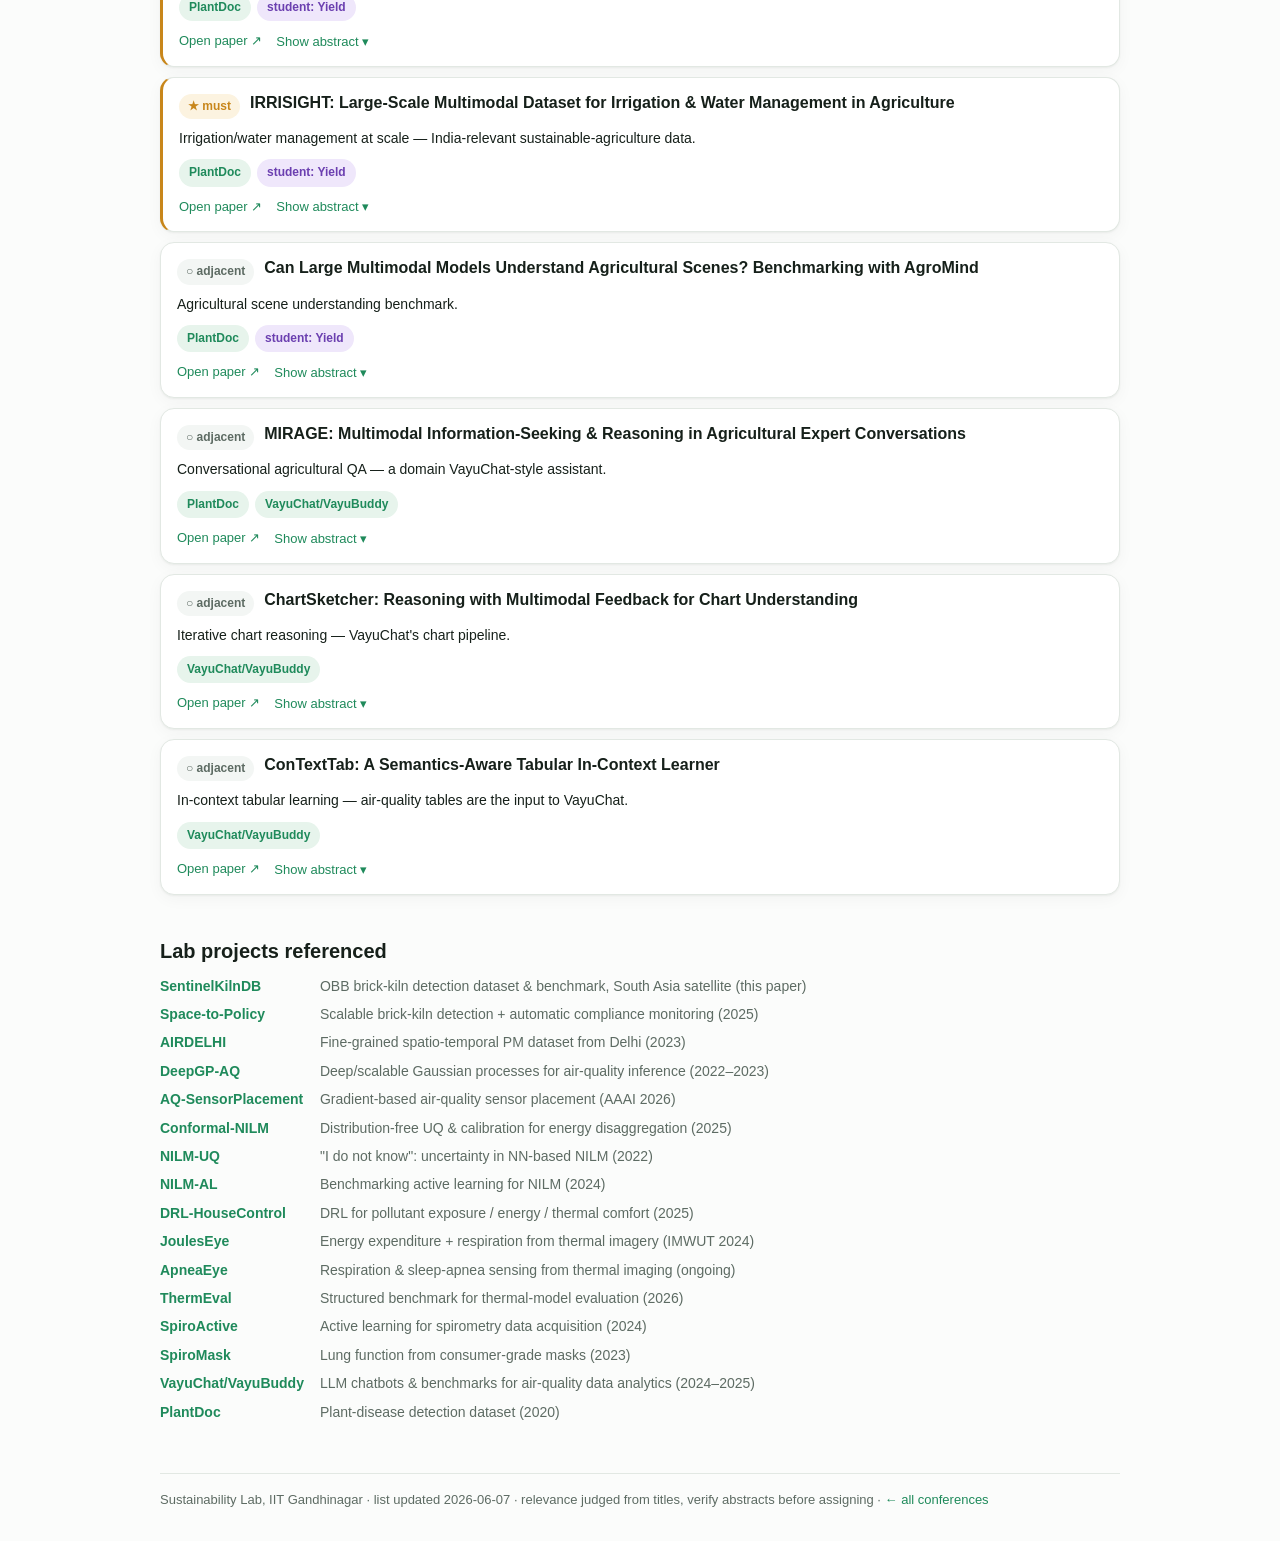
<file: neurips-2025/index.html>
<!doctype html>
<html lang="en">
<head>
  <meta charset="utf-8">
  <meta name="viewport" content="width=device-width, initial-scale=1">
  <title>NEURIPS 2025 — Lab Reading List</title>
  <link rel="stylesheet" href="../assets/style.css">
</head>
<body>
  <header class="site">
    <div class="wrap site-inner">
      <div class="brand"><span class="leaf">🌿</span><div>Lab Reading Lists<small>Sustainability Lab · IIT Gandhinagar</small></div></div>
      <div style="display:flex;gap:8px">
        <a class="toolbtn" href="../index.html">All conferences</a>
        <button class="toolbtn" data-theme-toggle aria-label="Toggle theme">◐ Theme</button>
      </div>
    </div>
  </header>
  <main id="app"></main>
  <script src="data.js"></script>
  <script src="abstracts.js"></script>
  <script src="../assets/app.js"></script>
  <script>window.CRL.renderVenue();</script>
</body>
</html>
</file>
<file: assets/style.css>
:root {
  --bg: #fbfcfb;
  --surface: #ffffff;
  --surface-2: #f3f6f4;
  --text: #16201a;
  --muted: #5d6b63;
  --line: #e2e8e3;
  --accent: #1f8a5b;
  --accent-soft: #e7f4ec;
  --must: #c8861a;
  --must-soft: #fcf3e0;
  --shadow: 0 1px 2px rgba(16,32,26,.05), 0 4px 16px rgba(16,32,26,.04);
  --radius: 14px;
}
@media (prefers-color-scheme: dark) {
  :root {
    --bg: #0f1411; --surface: #161d19; --surface-2: #1b231e;
    --text: #e6ede8; --muted: #9aa9a0; --line: #28332c;
    --accent: #46c489; --accent-soft: #16271e;
    --must: #e3b25a; --must-soft: #2a2113;
    --shadow: 0 1px 2px rgba(0,0,0,.3), 0 8px 24px rgba(0,0,0,.25);
  }
}
:root[data-theme="light"] {
  --bg:#fbfcfb;--surface:#fff;--surface-2:#f3f6f4;--text:#16201a;--muted:#5d6b63;--line:#e2e8e3;--accent:#1f8a5b;--accent-soft:#e7f4ec;--must:#c8861a;--must-soft:#fcf3e0;--shadow:0 1px 2px rgba(16,32,26,.05),0 4px 16px rgba(16,32,26,.04);
}
:root[data-theme="dark"] {
  --bg:#0f1411;--surface:#161d19;--surface-2:#1b231e;--text:#e6ede8;--muted:#9aa9a0;--line:#28332c;--accent:#46c489;--accent-soft:#16271e;--must:#e3b25a;--must-soft:#2a2113;--shadow:0 1px 2px rgba(0,0,0,.3),0 8px 24px rgba(0,0,0,.25);
}

* { box-sizing: border-box; }
html { scroll-behavior: smooth; scroll-padding-top: 84px; }
body {
  margin: 0; background: var(--bg); color: var(--text);
  font: 16px/1.6 -apple-system, BlinkMacSystemFont, "Segoe UI", Roboto, Helvetica, Arial, sans-serif;
  -webkit-font-smoothing: antialiased;
}
a { color: var(--accent); text-decoration: none; }
a:hover { text-decoration: underline; }
.wrap { max-width: 1000px; margin: 0 auto; padding: 0 20px; }

/* Header */
header.site {
  border-bottom: 1px solid var(--line); background: var(--surface);
}
.site-inner { display: flex; align-items: center; justify-content: space-between; gap: 16px; padding: 16px 0; }
.brand { font-weight: 700; letter-spacing: -.01em; display:flex; align-items:center; gap:10px; }
.brand .leaf { color: var(--accent); }
.brand small { display:block; font-weight: 500; color: var(--muted); font-size: 12px; }
.toolbtn {
  border: 1px solid var(--line); background: var(--surface-2); color: var(--text);
  border-radius: 10px; padding: 7px 12px; cursor: pointer; font-size: 14px;
}
.toolbtn:hover { border-color: var(--accent); }

/* Hero */
.hero { padding: 30px 0 10px; }
.hero h1 { margin: 0 0 6px; font-size: 30px; letter-spacing: -.02em; }
.hero .meta { color: var(--muted); font-size: 14px; margin-bottom: 14px; }
.hero .meta b { color: var(--text); }
.hero p.intro { color: var(--muted); max-width: 75ch; margin: 0; }

/* Lab paper spotlight */
.spotlight {
  margin: 22px 0 0; padding: 20px 22px; border-radius: var(--radius);
  background: linear-gradient(135deg, var(--accent-soft), var(--surface));
  border: 1px solid var(--accent); box-shadow: var(--shadow);
}
.spotlight .sp-tag { font-size: 12px; font-weight: 700; color: var(--accent); text-transform: uppercase; letter-spacing: .04em; }
.spotlight h2 { margin: 6px 0 4px; font-size: 19px; line-height: 1.35; }
.spotlight h2 a { color: var(--text); }
.spotlight .sp-auth { font-size: 13px; color: var(--muted); }
.spotlight p { margin: 10px 0 0; font-size: 14px; color: var(--text); }
.spotlight .sp-track { margin-top: 8px; font-size: 12px; color: var(--muted); }
.spotlight .sp-absbtn { margin-top: 10px; background:none; border:0; color: var(--accent); cursor:pointer; padding:0; font-size:13px; font-family:inherit; }
.spotlight .sp-absbtn:hover { text-decoration: underline; }

/* Stat chips */
.stats { display:flex; flex-wrap:wrap; gap:8px; margin: 16px 0 0; }
.stat { background: var(--surface-2); border:1px solid var(--line); border-radius: 999px; padding: 5px 12px; font-size: 13px; color: var(--muted); }
.stat b { color: var(--text); }

/* Controls */
.controls { position: sticky; top: 0; z-index: 20; background: var(--bg); padding: 12px 0; border-bottom: 1px solid var(--line); margin-top: 22px; }
.controls .row { display: flex; gap: 10px; flex-wrap: wrap; align-items: center; }
#search {
  flex: 1 1 280px; min-width: 220px; padding: 11px 14px; border-radius: 12px;
  border: 1px solid var(--line); background: var(--surface); color: var(--text); font-size: 15px;
}
#search:focus { outline: none; border-color: var(--accent); box-shadow: 0 0 0 3px var(--accent-soft); }
.seg { display:flex; border:1px solid var(--line); border-radius: 12px; overflow:hidden; }
.seg button { border:0; background: var(--surface); color: var(--muted); padding: 10px 13px; cursor:pointer; font-size: 13px; }
.seg button.active { background: var(--accent-soft); color: var(--accent); font-weight: 600; }
.count-note { color: var(--muted); font-size: 13px; margin: 10px 0 0; }

/* Section nav */
.secnav { display:flex; flex-wrap:wrap; gap: 7px; margin: 16px 0 0; }
.secnav a { font-size: 13px; padding: 5px 11px; border-radius: 999px; border: 1px solid var(--line); background: var(--surface); color: var(--muted); }
.secnav a:hover { border-color: var(--accent); color: var(--accent); text-decoration:none; }

/* Workshops */
.workshops { margin: 26px 0 6px; }
.workshops h2 { font-size: 20px; margin: 0 0 4px; }
.workshops .sub { color: var(--muted); font-size: 14px; margin: 0 0 14px; }
.ws-grid { display: grid; grid-template-columns: repeat(auto-fill, minmax(300px,1fr)); gap: 12px; }
.ws {
  border:1px solid var(--line); border-radius: var(--radius); background: var(--surface);
  padding: 14px; box-shadow: var(--shadow);
}
.ws h3 { margin: 0 0 6px; font-size: 15px; line-height: 1.35; }
.ws .when { color: var(--muted); font-size: 12px; }
.ws p { margin: 8px 0 0; font-size: 13.5px; color: var(--muted); }

/* Workshop papers */
.wp-section { margin-top: 22px; border-top: 1px dashed var(--line); padding-top: 18px; }
.wp-section > h3 { font-size: 17px; margin: 0 0 4px; }
.wp-block { margin-top: 14px; }
.wp-block h4 { margin: 0 0 6px; font-size: 15px; }
ul.ws-papers { margin: 0; padding-left: 18px; }
ul.ws-papers li { font-size: 13.5px; color: var(--muted); margin-bottom: 8px; line-height: 1.5; }
.wp-title { color: var(--text); font-weight: 600; }
.wp-why { color: var(--muted); }

/* Cluster */
.cluster { margin: 34px 0 0; scroll-margin-top: 84px; }
.cluster > h2 { font-size: 21px; margin: 0 0 3px; letter-spacing: -.01em; }
.cluster .cdesc { color: var(--muted); font-size: 14px; margin: 0 0 6px; max-width: 80ch; }
.cluster .lab-map { font-size: 13px; color: var(--muted); margin: 0 0 14px; }
.cluster .lab-map .chip { margin-left: 4px; }

/* Paper card */
.paper {
  border: 1px solid var(--line); border-radius: var(--radius); background: var(--surface);
  padding: 14px 16px; margin-bottom: 10px; box-shadow: var(--shadow);
}
.paper.is-must { border-left: 3px solid var(--must); }
.paper .ptop { display:flex; align-items:flex-start; gap: 10px; }
.tier { flex: 0 0 auto; font-size: 12px; font-weight: 700; padding: 3px 9px; border-radius: 999px; white-space: nowrap; margin-top: 2px; }
.tier.must { background: var(--must-soft); color: var(--must); }
.tier.adjacent { background: var(--surface-2); color: var(--muted); }
.paper h3 { margin: 0; font-size: 16px; line-height: 1.4; font-weight: 600; flex: 1; }
.paper .why { margin: 8px 0 0; font-size: 14px; color: var(--text); }
.paper .tags { display:flex; flex-wrap:wrap; gap: 6px; margin-top: 10px; align-items:center; }
.chip { font-size: 12px; padding: 3px 9px; border-radius: 999px; border:1px solid var(--line); background: var(--surface-2); color: var(--muted); }
.chip.map { background: var(--accent-soft); color: var(--accent); border-color: transparent; font-weight: 600; }
.chip.student { background: #efe7fb; color:#6b3fb0; border-color: transparent; font-weight:600; }
@media (prefers-color-scheme: dark){ .chip.student{ background:#241a36; color:#bda4ec; } }
:root[data-theme="dark"] .chip.student{ background:#241a36; color:#bda4ec; }
.paper .actions { margin-top: 10px; display:flex; gap: 14px; align-items:center; }
.paper .actions a, .paper .actions button {
  font-size: 13px; background:none; border:0; color: var(--accent); cursor:pointer; padding:0; font-family:inherit;
}
.paper .actions button:hover { text-decoration: underline; }
.abstract {
  margin-top: 10px; padding: 12px 14px; background: var(--surface-2); border-radius: 10px;
  font-size: 13.5px; color: var(--muted); line-height: 1.6; display: none;
}
.abstract.open { display: block; }
.paper.hidden, .cluster.hidden { display: none; }

/* Glossary */
.glossary { margin: 40px 0 0; }
.glossary h2 { font-size: 20px; margin-bottom: 8px; }
.glossary dl { display:grid; grid-template-columns: max-content 1fr; gap: 6px 16px; margin: 0; }
.glossary dt { font-weight: 600; color: var(--accent); font-size: 14px; }
.glossary dd { margin: 0; color: var(--muted); font-size: 14px; }
@media (max-width: 600px){ .glossary dl { grid-template-columns: 1fr; } .glossary dd { margin-bottom: 8px; } }

footer.site { margin: 50px 0 30px; color: var(--muted); font-size: 13px; border-top: 1px solid var(--line); padding-top: 16px; }
.empty { padding: 40px; text-align:center; color: var(--muted); }

/* Landing page cards */
.venue-grid { display:grid; grid-template-columns: repeat(auto-fill, minmax(300px,1fr)); gap: 16px; margin-top: 24px; }
.venue-card {
  display:block; border:1px solid var(--line); border-radius: var(--radius); background: var(--surface);
  padding: 20px; box-shadow: var(--shadow); transition: transform .12s ease, border-color .12s ease;
}
.venue-card:hover { transform: translateY(-2px); border-color: var(--accent); text-decoration:none; }
.venue-card h2 { margin: 0 0 4px; font-size: 19px; color: var(--text); }
.venue-card .vmeta { color: var(--muted); font-size: 13px; }
.venue-card .vcount { margin-top: 12px; font-size: 13px; color: var(--accent); font-weight:600; }
.venue-card.soon { opacity:.6; }
.lead { color: var(--muted); max-width: 70ch; }
</file>
